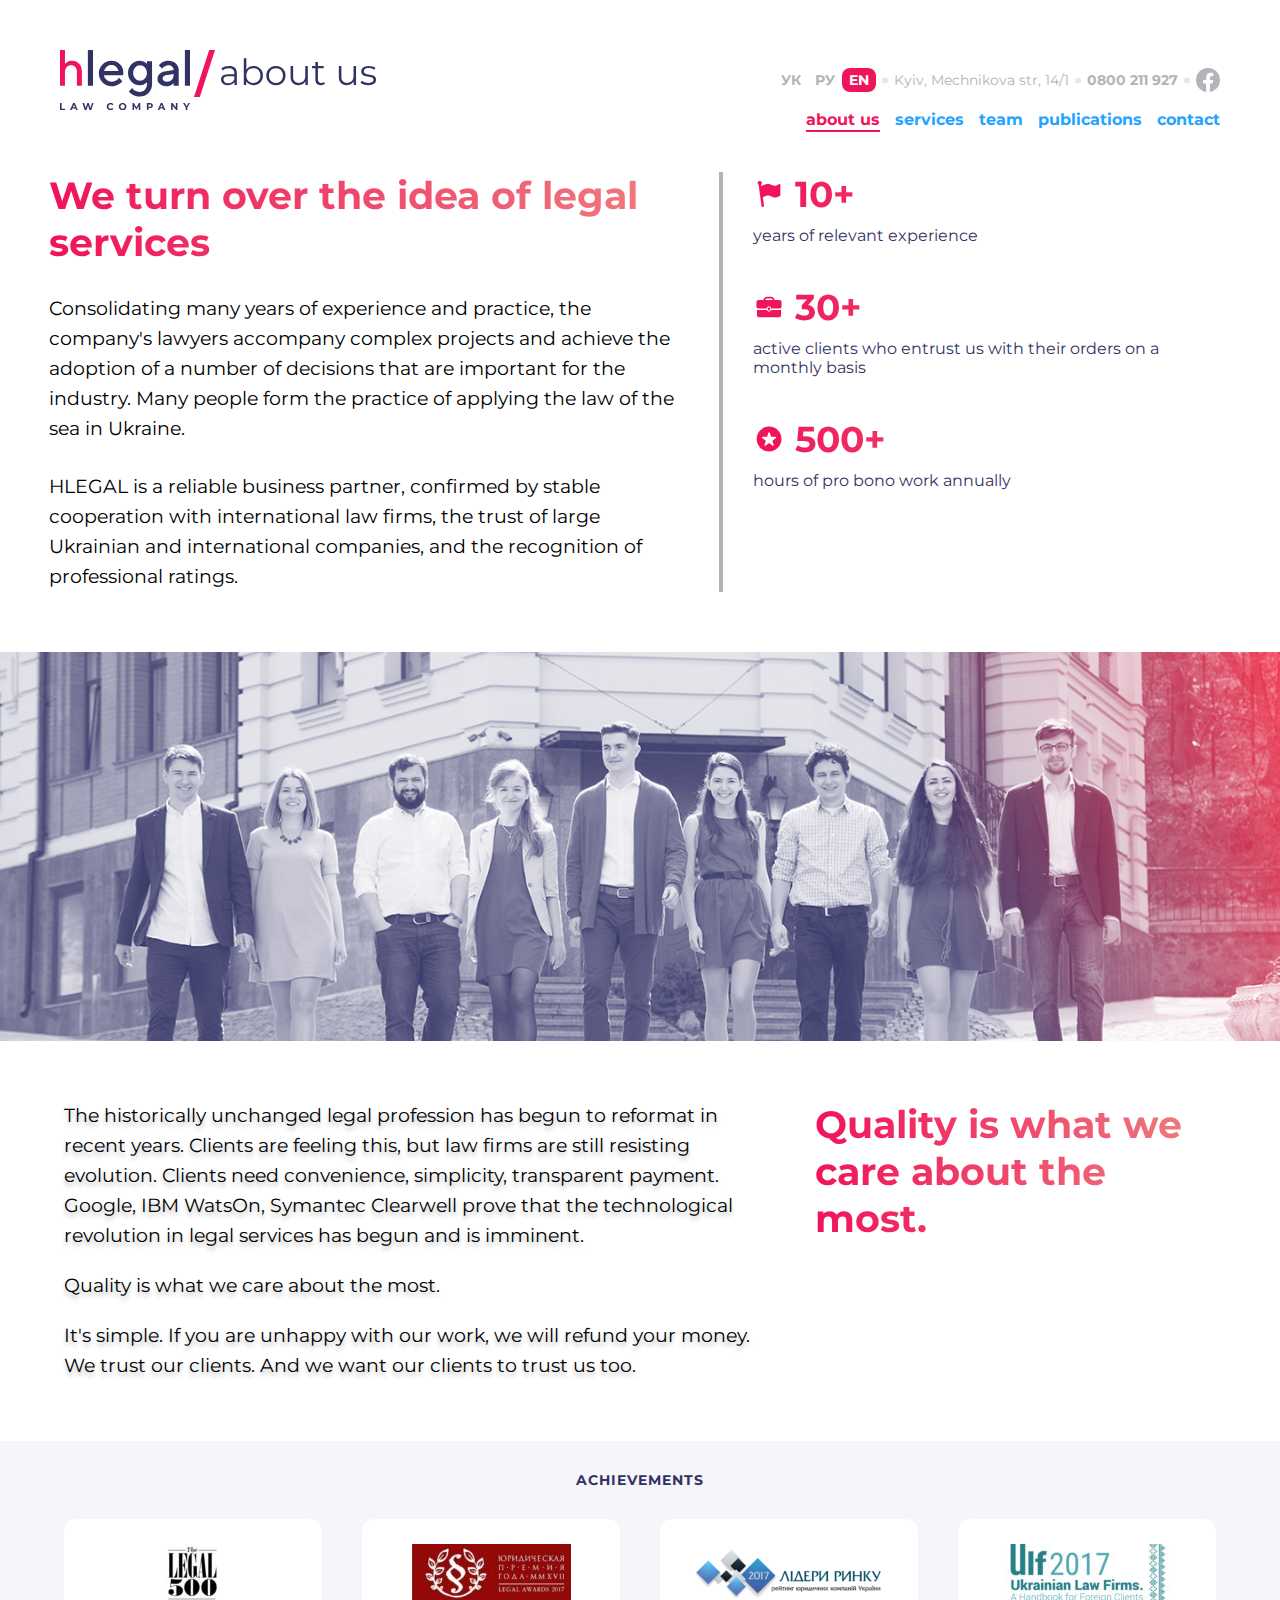
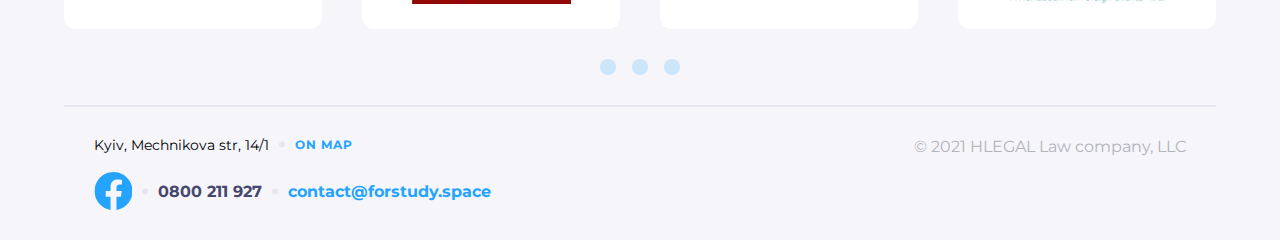
<file: aboutus.html>
<!DOCTYPE html>
<html lang="ru">

<head>
	<title>Hlegal</title>
	<link rel="stylesheet" href="css/aboutus.css" />
	<link rel="preconnect" href="https://fonts.googleapis.com">
	<link rel="preconnect" href="https://fonts.gstatic.com" crossorigin>
	<link href="https://fonts.googleapis.com/css2?family=Montserrat:wght@400;700&display=swap" rel="stylesheet">
	<link rel="shortcut icon" href="./img/icons/favicon.ico" type="image/x-icon">
	<meta charset="UTF-8">
	<meta name="robots" content="index, follow">
	<meta name="viewport" content="width=device-width, initial-scale=1.0">
	<meta http-equiv="X-UA-Compatible" content="IE=Edge">
	<meta name="HandheldFriendly" content="true">
	<meta name="MobileOptimized" content="width">
	<meta name="format-detection" content="telephone=no">
	<meta name="Author" content="Головань Илья Александрович">
	<meta name="Copyright" content="Головань Илья Александрович">
</head>

<body>
	<header class="header">
		<div class="header-mobile-title header-mobile-title_white">
			<div class="header-mobile-title__box">
				<div class="header__lang">
					<a>УК</a>
					<a>РУ</a>
					<a class="active">EN</a>
				</div>
				<a href="tel:0800211927" class="num">0800 211 927</a>
			</div>
		</div>
		<div class="header__wrapper">
			<div class="header__left-block">
				<a href="./index.html"><img src="./img/AboutUsAssets/Logo.svg" alt=""></a>
			</div>
			<div class="header__right-block header__right-block_1">
				<div class="header__lang">
					<a>УК</a>
					<a>РУ</a>
					<a class="active">EN</a>
				</div>
				<img src="./img/AboutUsAssets/Dot separator.svg" alt="">
				<p>Kyiv, Mechnikova str, 14/1</p>
				<img src="./img/AboutUsAssets/Dot separator.svg" alt="">
				<a href="tel:0800211927" class="num">0800 211 927</a>
				<img src="./img/AboutUsAssets/Dot separator.svg" alt="">
				<a class="header__icon-facebook"></a>
			</div>
			<nav class="header__right-block header__right-block_2">
				<ul>
					<li><a class="active" href="./aboutus.html">about us</a></li>
					<li><a href="./services.html">services</a></li>
					<li><a href="./team.html">team</a></li>
					<li><a href="./publication.html">publications</a></li>
					<li><a href="./contact.html">contact</a></li>
				</ul>
			</nav>
			<div class="header__burger">
				<img id="burger" onclick="burgerm()" src="./img/icons/Hamburger.svg" alt="">
			</div>
		</div>
		<div id="menu" style="display: none" class="menu">
			<div class="menu__wrapper">
				<div class="menu__close">
					<img onclick="burgerm()" src="./img/icons/Close.svg" alt="">
				</div>
				<ul class="menu__boxes">
					<li class="menu__box"><a class="active-page" href="./aboutus.html">about us</a></li>
					<li class="menu__box"><a href="./services.html">services</a></li>
					<li class="menu__box"><a href="./team.html">team</a></li>
					<li class="menu__box"><a href="./publication.html">publications</a></li>
					<li class="menu__box"><a href="./contact.html">contact</a></li>
				</ul>
			</div>
		</div>
	</header>
	<main class="wrapper">
		<section class="intro">
			<div class="intro__left">
				<h1 class="intro__left-header"> We turn over the idea of legal services</h1>
				<p class="intro__left-text">Consolidating many years of experience and practice, the company's lawyers
					accompany complex projects
					and achieve the
					adoption of a number of decisions that are important for the industry. Many people form the practice
					of applying the law
					of the sea in Ukraine.
				</p>
				<p class="intro__left-text">
					HLEGAL is a reliable business partner, confirmed by stable cooperation with international law firms,
					the trust of large
					Ukrainian and international companies, and the recognition of professional ratings.
				</p>
			</div>
			<div class="intro__right">
				<h2 class="intro__right-header"><img src="./img/AboutUsAssets/Experience.svg" alt=""> 10+</h2>
				<p class="intro__right-text">years of relevant experience</p>
				<h2 class="intro__right-header"><img src="./img/AboutUsAssets/Clients.svg" alt=""> 30+</h2>
				<p class="intro__right-text">active clients who entrust us with their orders on a monthly basis</p>
				<h2 class="intro__right-header"><img src="./img/AboutUsAssets/Probono.svg" alt=""> 500+</h2>
				<p class="intro__right-text">hours of pro bono work annually</p>
			</div>
		</section>
		<section class="photo">
			<img class="photo__img" src="./img/AboutUsAssets/Team.svg" alt="">
		</section>
		<section class="more">
			<div class="more__left">
				<p>
					The historically unchanged legal profession has begun to reformat in recent years.
					Clients are feeling this, but law
					firms are still resisting evolution. Clients need convenience, simplicity, transparent payment.
					Google,
					IBM WatsOn,
					Symantec Clearwell prove that the technological revolution in legal services has begun and is
					imminent.
				</p>
				<p>
					Quality is what we care about the most.
				</p>
				<p>
					It's simple. If you are unhappy with our work, we will refund your money. We trust our clients. And
					we
					want our clients
					to trust us too.
				</p>
			</div>
			<h2 class="more__right">
				Quality is what we care about the most.
			</h2>
		</section>
		<section class="achievements">
			<div class="achievements__header">achievements</div>
			<div class="achievements__boxes">
				<a class="achievements__box achievements__box_1">
					<img class="achievements__box-img" src="./img/AboutUsAssets/Achievment-1.svg" alt="">
				</a>
				<a class="achievements__box achievements__box_2">
					<img class="achievements__box-img" src="./img/AboutUsAssets/Achievment-2.svg" alt="">
				</a>
				<a class="achievements__box achievements__box_3">
					<img class="achievements__box-img" src="./img/AboutUsAssets/Achievment-3.svg" alt="">
				</a>
				<a class="achievements__box achievements__box_4">
					<img class="achievements__box-img" src="./img/AboutUsAssets/Achievment-4.svg" alt="">
				</a>
			</div>
			<div class="achievements__dots">
				<div class="achievements__dot"></div>
				<div class="achievements__dot"></div>
				<div class="achievements__dot"></div>
			</div>
		</section>
	</main>
	<footer class="footer">
		<div class="footer-box">
			<div class="footer-left">
				<div class="footer-left-up">
					<p>Kyiv, Mechnikova str, 14/1</p>
					<img src="./img/AboutUsAssets/Dot separator.svg" alt="">
					<a class="blue_1">ON MAP</a>
				</div>
				<div class="footer-left-down">
					<a class="facebook-footer"></a>
					<img src="./img/AboutUsAssets/Dot separator.svg" alt="">
					<a href="tel:0800211927" class="num">0800 211 927</a>
					<img src="./img/AboutUsAssets/Dot separator.svg" alt="">
					<a href="mailto:contact@forstudy.space" class="blue_2">contact@forstudy.space</a>
				</div>
			</div>
			<p class="footer-right">© 2021 HLEGAL Law company, LLC</p>
		</div>
	</footer>
	<script src="./js/script.js"></script>
</body>

</html>
</file>
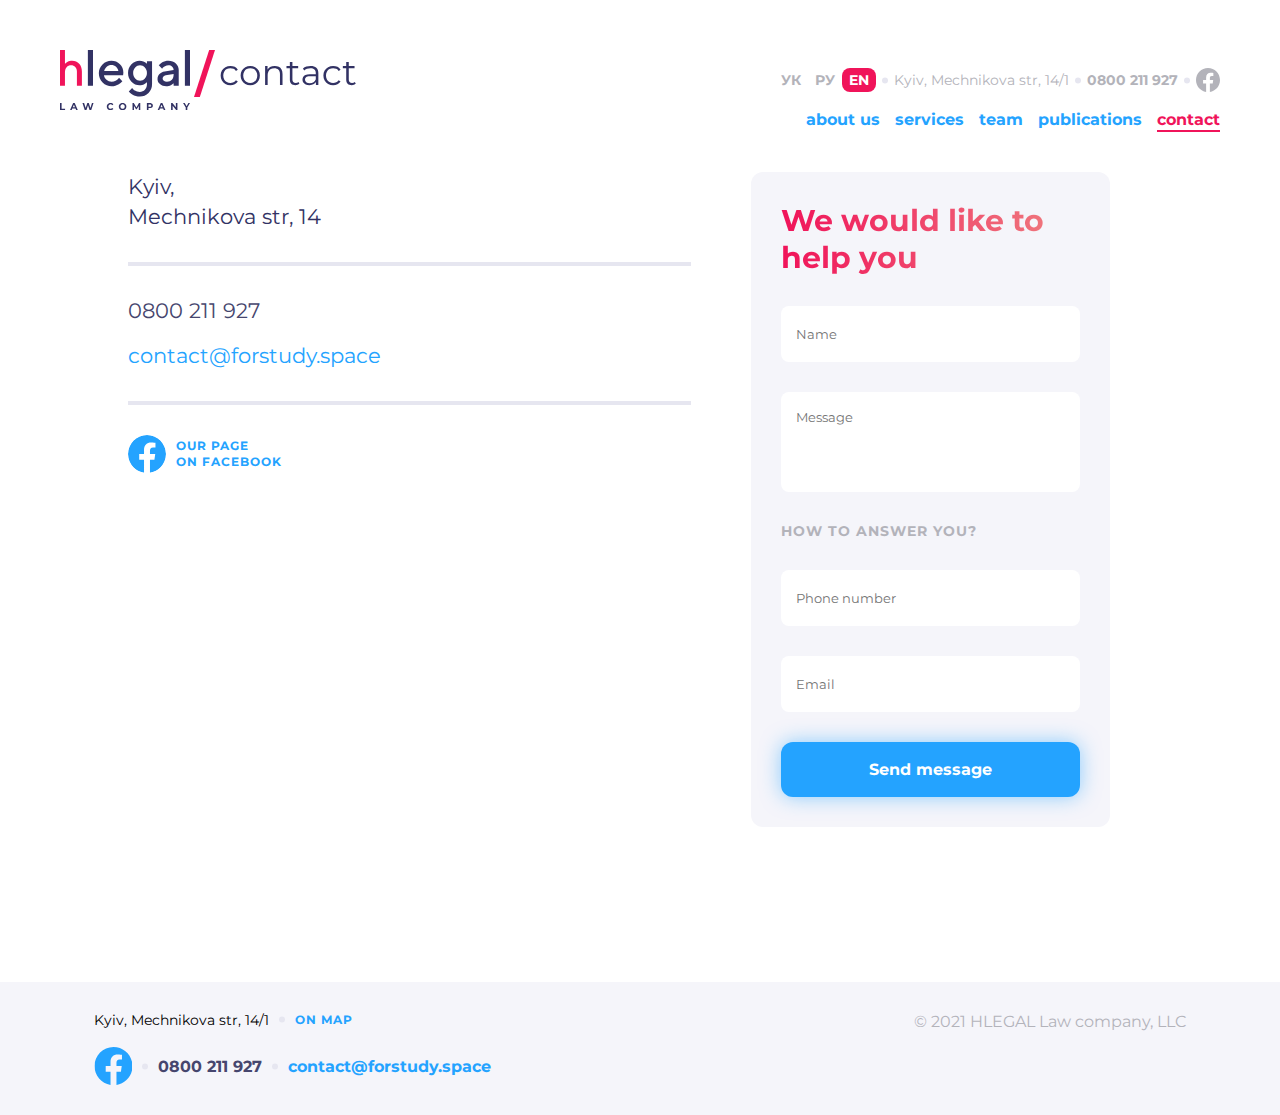
<file: contact.html>
<!DOCTYPE html>
<html lang="ru">

<head>
	<title>Hlegal</title>
	<link rel="stylesheet" href="css/contact.css" />
	<link rel="preconnect" href="https://fonts.googleapis.com">
	<link rel="preconnect" href="https://fonts.gstatic.com" crossorigin>
	<link href="https://fonts.googleapis.com/css2?family=Montserrat:wght@400;700&display=swap" rel="stylesheet">
	<link rel="shortcut icon" href="./img/icons/favicon.ico" type="image/x-icon">
	<meta charset="UTF-8">
	<meta name="robots" content="index, follow">
	<meta name="viewport" content="width=device-width, initial-scale=1.0">
	<meta http-equiv="X-UA-Compatible" content="IE=Edge">
	<meta name="HandheldFriendly" content="true">
	<meta name="MobileOptimized" content="width">
	<meta name="format-detection" content="telephone=no">
	<meta name="Author" content="Головань Илья Александрович">
	<meta name="Copyright" content="Головань Илья Александрович">
</head>

<body>
	<header class="header">
		<div class="header-mobile-title header-mobile-title_white">
			<div class="header-mobile-title__box">
				<div class="header__lang">
					<a>УК</a>
					<a>РУ</a>
					<a class="active">EN</a>
				</div>
				<a href="tel:0800211927" class="num">0800 211 927</a>
			</div>
		</div>
		<div class="header__wrapper">
			<div class="header__left-block">
				<a href="./index.html"><img src="./img/Contact/Logo.svg" alt=""></a>
			</div>
			<div class="header__right-block header__right-block_1">
				<div class="header__lang">
					<a>УК</a>
					<a>РУ</a>
					<a class="active">EN</a>
				</div>
				<img src="./img/AboutUsAssets/Dot separator.svg" alt="">
				<p>Kyiv, Mechnikova str, 14/1</p>
				<img src="./img/AboutUsAssets/Dot separator.svg" alt="">
				<a href="tel:0800211927" class="num">0800 211 927</a>
				<img src="./img/AboutUsAssets/Dot separator.svg" alt="">
				<a class="header__icon-facebook"></a>
			</div>
			<nav class="header__right-block header__right-block_2">
				<ul>
					<li><a href="./aboutus.html">about us</a></li>
					<li><a href="./services.html">services</a></li>
					<li><a href="./team.html">team</a></li>
					<li><a href="./publication.html">publications</a></li>
					<li><a class="active" href="./contact.html">contact</a></li>
				</ul>
			</nav>
			<a class="header__burger">
				<img id="burger" onclick="burgerm()" src="./img/icons/Hamburger.svg" alt="">
			</a>
		</div>
		<div id="menu" style="display: none" class="menu">
			<div class="menu__wrapper">
				<a class="menu__close">
					<img onclick="burgerm()" src="./img/icons/Close.svg" alt="">
				</a>
				<ul class="menu__boxes">
					<li class="menu__box"><a href="./aboutus.html">about us</a></li>
					<li class="menu__box"><a href="./services.html">services</a></li>
					<li class="menu__box"><a href="./team.html">team</a></li>
					<li class="menu__box"><a href="./publication.html">publications</a></li>
					<li class="menu__box"><a class="active-page" href="./contact.html">contact</a></li>
				</ul>
			</div>
		</div>
	</header>
	<main class="wrapper">
		<section class="contact">
			<section class="contact-left">
				<p class="contact-left__text">Kyiv, <br> Mechnikova str, 14</p>
				<a href="tel:0800211927" class="contact-left__num">0800 211 927</a>
				<a href="mailto:contact@forstudy.space" class="contact-left__email">contact@forstudy.space</a>
				<a class="contact-left__facebook">
					<div class="facebook-hover"></div>
					<p>Our page <br> on facebook</p>
				</a>
			</section>
			<aside class="contact-right">
				<form class="contact-right__form" action="#" method="get">
					<h2 class="contact-right__header"> We would like to help you</h2>
					<input class="name" type="text" placeholder="Name" name="name" id="">
					<input class="message" type="text" placeholder="Message" name="message" id="">
					<h3 class="contact-right__header2">How to answer you?</h3>
					<input class="num" type="number" inputmode="numeric" placeholder="Phone number" name="number" id="">
					<input class="email" type="email" placeholder="Email" name="email" id="">
					<button class="btn" type="submit">Send message</button>
				</form>
			</aside>
		</section>
	</main>
	<footer class="footer">
		<div class="footer-box">
			<div class="footer-left">
				<div class="footer-left-up">
					<p>Kyiv, Mechnikova str, 14/1</p>
					<img src="./img/AboutUsAssets/Dot separator.svg" alt="">
					<a class="blue_1">ON MAP</a>
				</div>
				<div class="footer-left-down">
					<a class="facebook-footer"></a>
					<img src="./img/AboutUsAssets/Dot separator.svg" alt="">
					<a href="tel:0800211927" class="num">0800 211 927</a>
					<img src="./img/AboutUsAssets/Dot separator.svg" alt="">
					<a href="mailto:contact@forstudy.space" class="blue_2">contact@forstudy.space</a>
				</div>
			</div>
			<p class="footer-right">© 2021 HLEGAL Law company, LLC</p>
		</div>
	</footer>
	<script src="./js/script.js"></script>
</body>

</html>
</file>
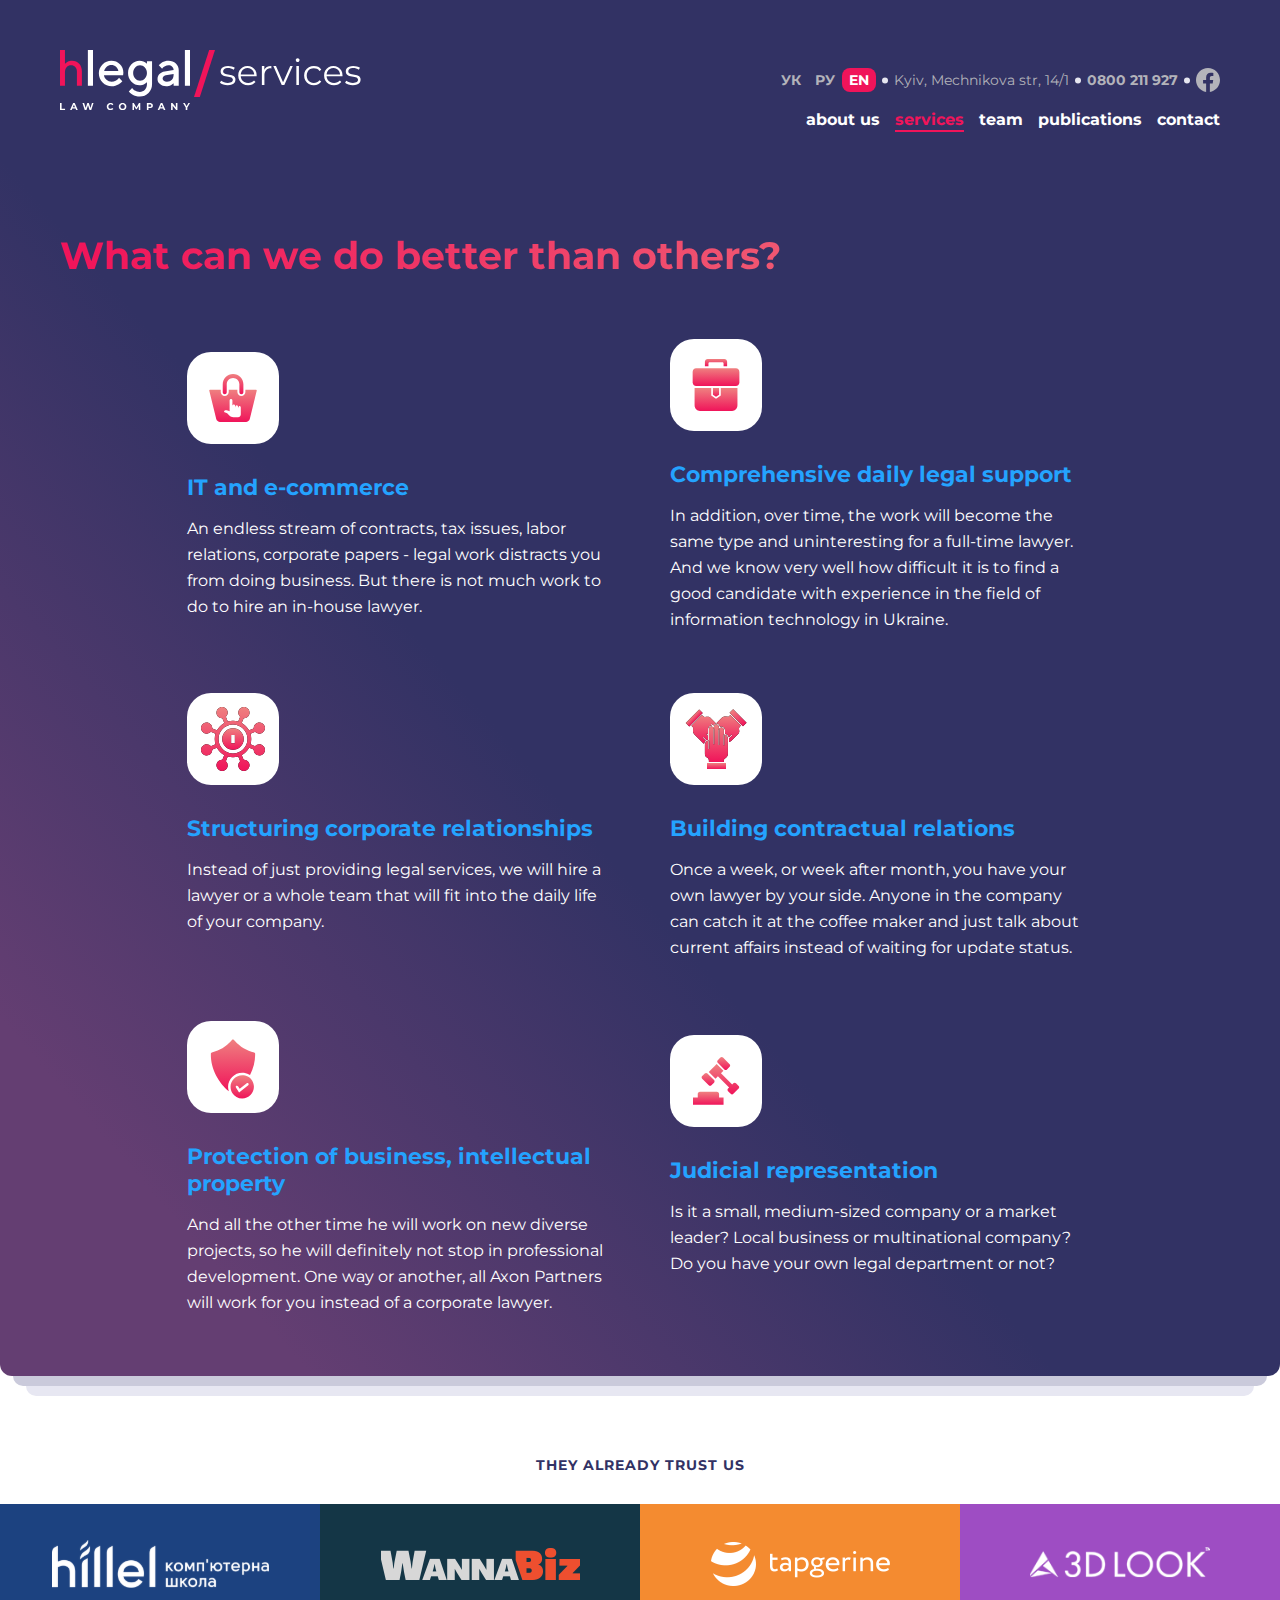
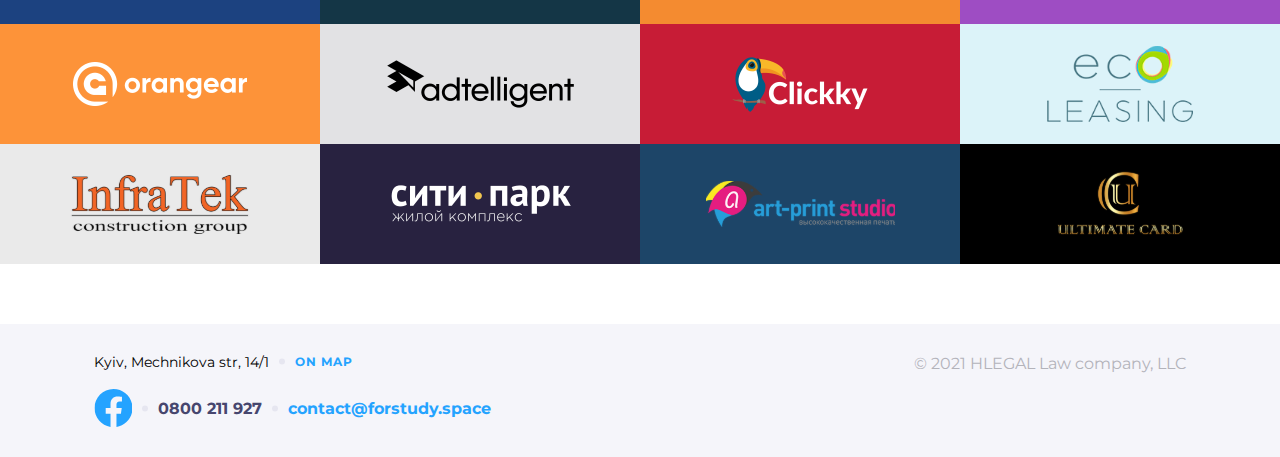
<file: services.html>
<!DOCTYPE html>
<html lang="ru">

<head>
	<title>Hlegal</title>
	<link rel="stylesheet" href="css/services.css" />
	<link rel="preconnect" href="https://fonts.googleapis.com">
	<link rel="preconnect" href="https://fonts.gstatic.com" crossorigin>
	<link href="https://fonts.googleapis.com/css2?family=Montserrat:wght@400;700&display=swap" rel="stylesheet">
	<link rel="shortcut icon" href="./img/icons/favicon.ico" type="image/x-icon">
	<meta charset="UTF-8">
	<meta name="robots" content="index, follow">
	<meta name="viewport" content="width=device-width, initial-scale=1.0">
	<meta http-equiv="X-UA-Compatible" content="IE=Edge">
	<meta name="HandheldFriendly" content="true">
	<meta name="MobileOptimized" content="width">
	<meta name="format-detection" content="telephone=no">
	<meta name="Author" content="Головань Илья Александрович">
	<meta name="Copyright" content="Головань Илья Александрович">
</head>

<body>
	<main class="wrapper">
		<div class="colored-bg">
			<header class="header">
				<div class="header-mobile-title header-mobile-title_dark">
					<div class="header-mobile-title__box">
						<div class="header__lang">
							<a>УК</a>
							<a>РУ</a>
							<a class="active">EN</a>
						</div>
						<a href="tel:0800211927" class="num">0800 211 927</a>
					</div>
				</div>
				<div class="header__wrapper">
					<div class="header__left-block">
						<a href="./index.html"><img src="./img/Services/Logo.svg" alt=""></a>
					</div>
					<div class="header__right-block header__right-block_1">
						<div class="header__lang">
							<a>УК</a>
							<a>РУ</a>
							<a class="active">EN</a>
						</div>
						<img src="./img/AboutUsAssets/Dot separator.svg" alt="">
						<p>Kyiv, Mechnikova str, 14/1</p>
						<img src="./img/AboutUsAssets/Dot separator.svg" alt="">
						<a href="tel:0800211927" class="num">0800 211 927</a>
						<img src="./img/AboutUsAssets/Dot separator.svg" alt="">
						<a class="header__icon-facebook"></a>
					</div>
					<nav class="header__right-block header__right-block_2">
						<ul>
							<li><a class="white-links" href="./aboutus.html">about us</a></li>
							<li><a class="active" href="./services.html">services</a></li>
							<li><a class="white-links" href="./team.html">team</a></li>
							<li><a class="white-links" href="./publication.html">publications</a></li>
							<li><a class="white-links" href="./contact.html">contact</a></li>
						</ul>
					</nav>
					<div class="header__burger">
						<img id="burger" onclick="burgerm()" src="./img/icons/Hamburger-dark.svg" alt="">
					</div>
				</div>
				<div id="menu" style="display: none" class="menu">
					<div class="menu__wrapper">
						<div class="menu__close">
							<img onclick="burgerm()" src="./img/icons/Close.svg" alt="">
						</div>
						<ul class="menu__boxes">
							<li class="menu__box"><a href="./aboutus.html">about us</a></li>
							<li class="menu__box"><a class="active-page" href="./services.html">services</a></li>
							<li class="menu__box"><a href="./team.html">team</a></li>
							<li class="menu__box"><a href="./publication.html">publications</a></li>
							<li class="menu__box"><a href="./contact.html">contact</a></li>
						</ul>
					</div>
				</div>
			</header>
			<section class="hero">
				<h1 class="hero__header">
					What can we do better than others?
				</h1>
				<div class="hero__blocks">
					<div class="hero__block">
						<div class="block">
							<div class="block__img"><img src="./img/Services/Ecommerce.svg" alt=""></div>
							<h2 class="block__title"><a href="./services entry.html">IT and e-commerce</a></h2>
							<p class="block__text">
								An endless stream of contracts, tax issues, labor relations, corporate
								papers - legal work distracts you from doing
								business. But there is not much work to do to hire an in-house lawyer.
							</p>
						</div>
					</div>
					<div class="hero__block">
						<div class="block">
							<div class="block__img"><img src="./img/Services/Support.svg" alt=""></div>
							<h2 class="block__title">
								<a href="./services entry.html">
									Comprehensive daily
									legal support
								</a>
							</h2>
							<p class="block__text">
								In addition, over time, the work will become the same type and uninteresting for a
								full-time
								lawyer. And we know very
								well how difficult it is to find a good candidate with experience in the field of
								information technology in Ukraine.
							</p>
						</div>
					</div>
					<div class="hero__block">
						<div class="block">
							<div class="block__img"><img src="./img/Services/Coprorate.svg" alt=""></div>
							<h2 class="block__title">
								<a href="./services entry.html">Structuring corporate relationships</a>
							</h2>
							<p class="block__text">
								Instead of just providing legal services, we will hire a lawyer or a whole team that
								will
								fit into the daily life of
								your company.
							</p>

						</div>
					</div>
					<div class="hero__block">
						<div class="block">
							<div class="block__img"><img src="./img/Services/Trust.svg" alt=""></div>
							<h2 class="block__title">
								<a href="./services entry.html">Building contractual relations</a>
							</h2>
							<p class="block__text">
								Once a week, or week after month, you have your own lawyer by your side. Anyone in the
								company can catch it at the
								coffee maker and just talk about current affairs instead of waiting for update status.
							</p>

						</div>
					</div>
					<div class="hero__block">
						<div class="block">
							<div class="block__img"><img src="./img/Services/Protection.svg" alt=""></div>
							<h2 class="block__title">
								<a href="./services entry.html">Protection of business, intellectual property</a>
							</h2>
							<p class="block__text">
								And all the other time he will work on new diverse projects, so he will definitely not
								stop
								in professional development.
								One way or another, all Axon Partners will work for you instead of a corporate lawyer.
							</p>
						</div>
					</div>
					<div class="hero__block">
						<div class="block">
							<div class="block__img"><img src="./img/Services/Court.svg" alt=""></div>
							<h2 class="block__title">
								<a href="./services entry.html">Judicial representation</a>
							</h2>
							<p class="block__text">
								Is it a small, medium-sized company or a market leader? Local business or multinational
								company? Do you have your own
								legal department or not?
							</p>
						</div>
					</div>
				</div>
			</section>
		</div>
		<div class="colored-bg__shadow">
			<div class="colored-bg__shadow_1"></div>
			<div class="colored-bg__shadow_2"></div>
		</div>
		<section class="clients">
			<h2 class="clients__header">They already trust us</h2>
			<div class="clients__blocks">
				<a class="client client_1">
					<div class="client__img">
						<img src="./img/Services/hillel.svg" alt="">
					</div>
				</a>
				<a class="client client_2">
					<div class="client__img">
						<img src="./img/Services/wannabiz.svg" alt="">
					</div>
				</a>
				<a class="client client_3">
					<div class="client__img">
						<img src="./img/Services/tapgerine.svg" alt="">
					</div>
				</a>
				<a class="client client_4">
					<div class="client__img">
						<img src="./img/Services/3dlook.svg" alt="">
					</div>
				</a>
				<a class="client client_5">
					<div class="client__img">
						<img src="./img/Services/orangear.svg" alt="">
					</div>
				</a>
				<a class="client client_6">
					<div class="client__img">
						<img src="./img/Services/adtelligent.svg" alt="">
					</div>
				</a>
				<a class="client client_7">
					<div class="client__img">
						<img src="./img/Services/clickky.svg" alt="">
					</div>
				</a>
				<a class="client client_8">
					<div class="client__img">
						<img src="./img/Services/eco-leasing.svg" alt="">
					</div>
				</a>
				<a class="client client_9">
					<div class="client__img">
						<img src="./img/Services/ingratek.svg" alt="">
					</div>
				</a>
				<a class="client client_10">
					<div class="client__img">
						<img src="./img/Services/city-par.svg" alt="">
					</div>
				</a>
				<a class="client client_11">
					<div class="client__img">
						<img src="./img/Services/artprint.svg" alt="">
					</div>
				</a>
				<a class="client client_12">
					<div class="client__img">
						<img src="./img/Services/ultimatecard.svg" alt="">
					</div>
				</a>
			</div>
		</section>
	</main>
	<footer class="footer">
		<div class="footer-box">
			<div class="footer-left">
				<div class="footer-left-up">
					<p>Kyiv, Mechnikova str, 14/1</p>
					<img src="./img/AboutUsAssets/Dot separator.svg" alt="">
					<a class="blue_1">ON MAP</a>
				</div>
				<div class="footer-left-down">
					<a class="facebook-footer"></a>
					<img src="./img/AboutUsAssets/Dot separator.svg" alt="">
					<a href="tel:0800211927" class="num">0800 211 927</a>
					<img src="./img/AboutUsAssets/Dot separator.svg" alt="">
					<a href="mailto:contact@forstudy.space" class="blue_2">contact@forstudy.space</a>
				</div>
			</div>
			<p class="footer-right">© 2021 HLEGAL Law company, LLC</p>
		</div>
	</footer>
	<script src="./js/script.js"></script>
</body>

</html>
</file>
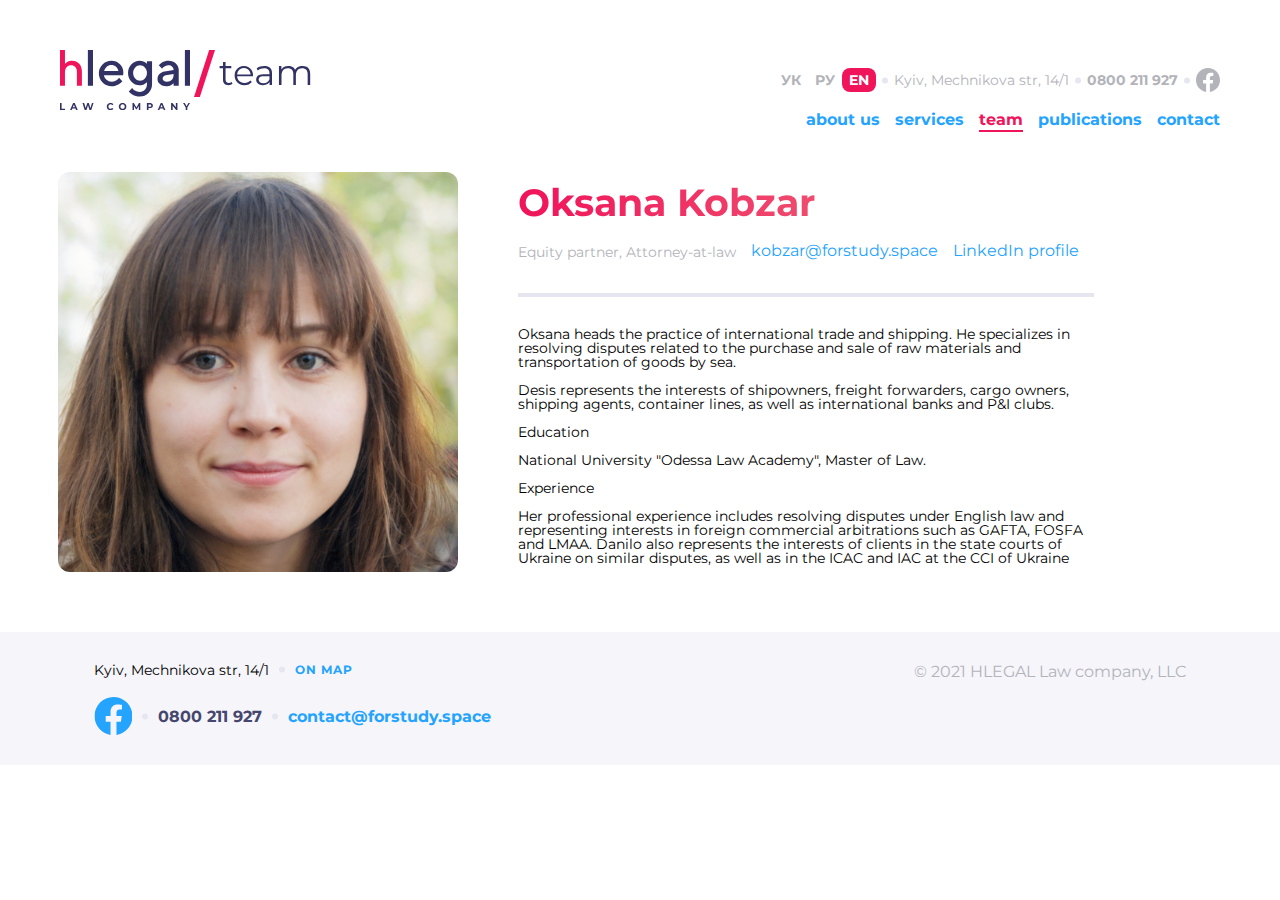
<file: team entry.html>
<!DOCTYPE html>
<html lang="ru">

<head>
	<title>Hlegal</title>
	<link rel="stylesheet" href="css/team entry.css" />
	<link rel="preconnect" href="https://fonts.googleapis.com">
	<link rel="preconnect" href="https://fonts.gstatic.com" crossorigin>
	<link href="https://fonts.googleapis.com/css2?family=Montserrat:wght@400;700&display=swap" rel="stylesheet">
	<link rel="shortcut icon" href="./img/icons/favicon.ico" type="image/x-icon">
	<meta charset="UTF-8">
	<meta name="robots" content="index, follow">
	<meta name="viewport" content="width=device-width, initial-scale=1.0">
	<meta http-equiv="X-UA-Compatible" content="IE=Edge">
	<meta name="HandheldFriendly" content="true">
	<meta name="MobileOptimized" content="width">
	<meta name="format-detection" content="telephone=no">
	<meta name="Author" content="Головань Илья Александрович">
	<meta name="Copyright" content="Головань Илья Александрович">
</head>

<body>
	<header class="header">
		<div class="header-mobile-title header-mobile-title_white">
			<div class="header-mobile-title__box">
				<div class="header__lang">
					<a>УК</a>
					<a>РУ</a>
					<a class="active">EN</a>
				</div>
				<a href="tel:0800211927" class="num">0800 211 927</a>
			</div>
		</div>
		<div class="header__wrapper">
			<div class="header__left-block">
				<a href="./index.html"><img src="./img/Team/Logo.svg" alt=""></a>
			</div>
			<div class="header__right-block header__right-block_1">
				<div class="header__lang">
					<a>УК</a>
					<a>РУ</a>
					<a class="active">EN</a>
				</div>
				<img src="./img/AboutUsAssets/Dot separator.svg" alt="">
				<p>Kyiv, Mechnikova str, 14/1</p>
				<img src="./img/AboutUsAssets/Dot separator.svg" alt="">
				<a href="tel:0800211927" class="num">0800 211 927</a>
				<img src="./img/AboutUsAssets/Dot separator.svg" alt="">
				<a class="header__icon-facebook"></a>
			</div>
			<nav class="header__right-block header__right-block_2">
				<ul>
					<li><a href="./aboutus.html">about us</a></li>
					<li><a href="./services.html">services</a></li>
					<li><a class="active" href="./team.html">team</a></li>
					<li><a href="./publication.html">publications</a></li>
					<li><a href="./contact.html">contact</a></li>
				</ul>
			</nav>
			<div class="header__burger">
				<img id="burger" onclick="burgerm()" src="./img/icons/Hamburger.svg" alt="">
			</div>
		</div>
		<div id="menu" style="display: none" class="menu">
			<div class="menu__wrapper">
				<a class="menu__close">
					<img onclick="burgerm()" src="./img/icons/Close.svg" alt="">
				</a>
				<ul class="menu__boxes">
					<li class="menu__box"><a href="./aboutus.html">about us</a></li>
					<li class="menu__box"><a href="./services.html">services</a></li>
					<li class="menu__box"><a class="active-page" href="./team.html">team</a></li>
					<li class="menu__box"><a href="./publication.html">publications</a></li>
					<li class="menu__box"><a href="./contact.html">contact</a></li>
				</ul>
			</div>
		</div>
	</header>
	<main class="wrapper">
		<section class="info-block">
			<div class="info-block__img">
				<img src="./img/Team/Team-5.jpg" alt="">
				<div class="info-block__title">
					<h1 class="info-block__title-name">Oksana Kobzar</h1>
					<div class="info-block__title-flex-i">
						<p class="info-block__title-spec"> Equity partner, Attorney-at-law</p>
						<a href="mailto:kobzar@forstudy.space" class="info-block__title-email">kobzar@forstudy.space</a>
						<p class="info-block__title-linkedin">LinkedIn profile</p>
					</div>
				</div>
			</div>
			<div class="s-b">
				<div class="info-block__title">
					<h2 class="info-block__title-name">Oksana Kobzar</h2>
					<div class="info-block__title-flex-i">
						<p class="info-block__title-spec"> Equity partner, Attorney-at-law</p>
						<a href="mailto:kobzar@forstudy.space" class="info-block__title-email">kobzar@forstudy.space</a>
						<a class="info-block__title-linkedin">LinkedIn profile</a>
					</div>
				</div>
				<p class="info-block__text">
					Oksana heads the practice of international trade and shipping. He specializes in resolving disputes
					related to the
					purchase and sale of raw materials and transportation of goods by sea. <br><br>
					Desis represents the interests of shipowners, freight forwarders, cargo owners, shipping agents,
					container lines, as
					well as international banks and P&I clubs.<br><br>
				<p>Education</p><br>
				National University "Odessa Law Academy", Master of Law.<br><br>
				<p>Experience</p><br>
				Her professional experience includes resolving disputes under English law and representing interests
				in foreign
				commercial arbitrations such as GAFTA, FOSFA and LMAA. Danilo also represents the interests of
				clients in the state
				courts of Ukraine on similar disputes, as well as in the ICAC and IAC at the CCI of Ukraine
				</p>
			</div>
		</section>
	</main>
	<footer class="footer">
		<div class="footer-box">
			<div class="footer-left">
				<div class="footer-left-up">
					<p>Kyiv, Mechnikova str, 14/1</p>
					<img src="./img/AboutUsAssets/Dot separator.svg" alt="">
					<a class="blue_1">ON MAP</a>
				</div>
				<div class="footer-left-down">
					<a class="facebook-footer"></a>
					<img src="./img/AboutUsAssets/Dot separator.svg" alt="">
					<a href="tel:0800211927" class="num">0800 211 927</a>
					<img src="./img/AboutUsAssets/Dot separator.svg" alt="">
					<a href="mailto:contact@forstudy.space" class="blue_2">contact@forstudy.space</a>
				</div>
			</div>
			<p class="footer-right">© 2021 HLEGAL Law company, LLC</p>
		</div>
	</footer>
	<script src="./js/script.js"></script>
</body>

</html>
</file>
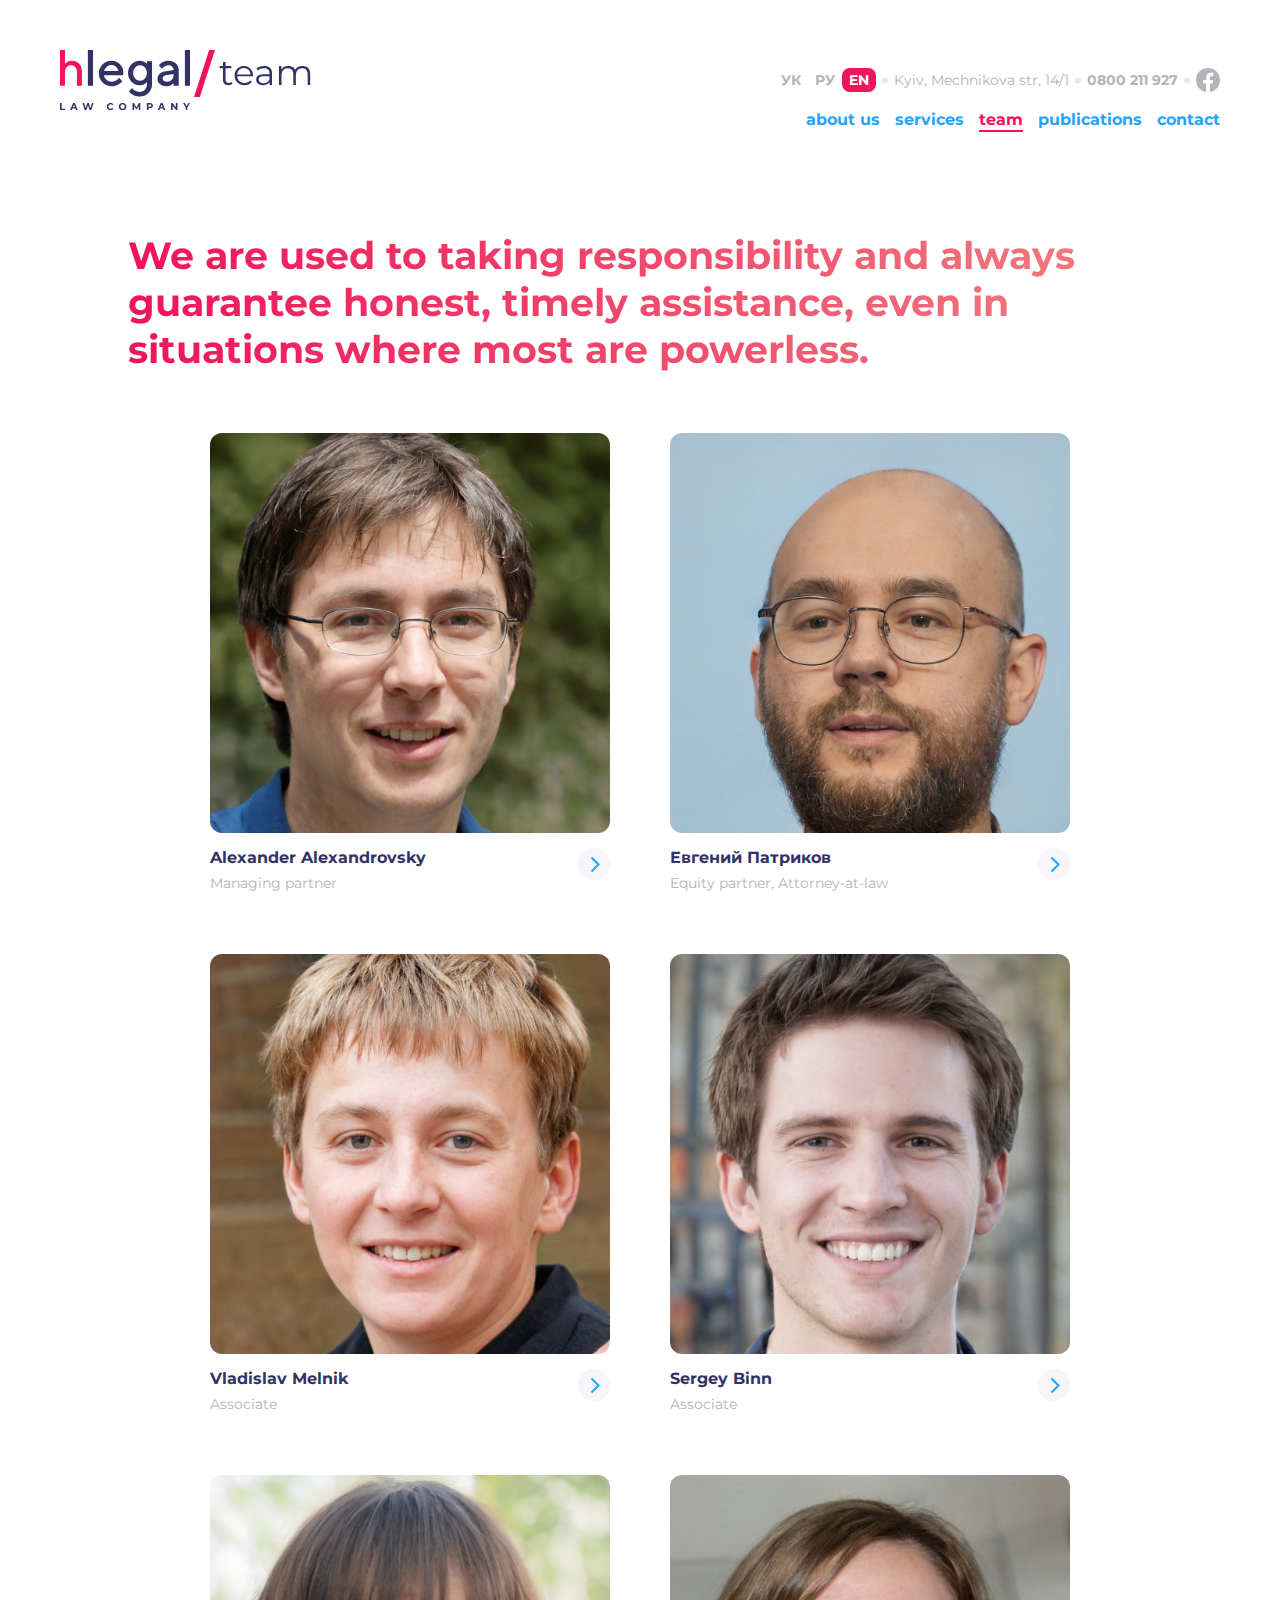
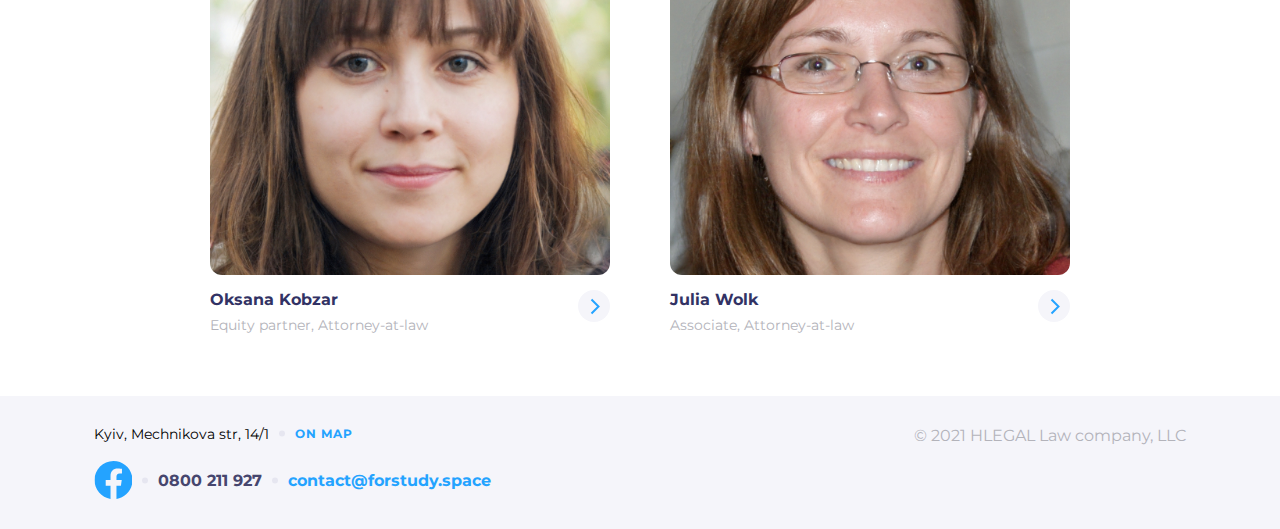
<file: team.html>
<!DOCTYPE html>
<html lang="ru">

<head>
	<title>Hlegal</title>
	<link rel="stylesheet" href="css/team.css" />
	<link rel="preconnect" href="https://fonts.googleapis.com">
	<link rel="preconnect" href="https://fonts.gstatic.com" crossorigin>
	<link href="https://fonts.googleapis.com/css2?family=Montserrat:wght@400;700&display=swap" rel="stylesheet">
	<link rel="shortcut icon" href="./img/icons/favicon.ico" type="image/x-icon">
	<meta charset="UTF-8">
	<meta name="robots" content="index, follow">
	<meta name="viewport" content="width=device-width, initial-scale=1.0">
	<meta http-equiv="X-UA-Compatible" content="IE=Edge">
	<meta name="HandheldFriendly" content="true">
	<meta name="MobileOptimized" content="width">
	<meta name="format-detection" content="telephone=no">
	<meta name="Author" content="Головань Илья Александрович">
	<meta name="Copyright" content="Головань Илья Александрович">
</head>

<body>
	<header class="header">
		<div class="header-mobile-title header-mobile-title_white">
			<div class="header-mobile-title__box">
				<div class="header__lang">
					<a>УК</a>
					<a>РУ</a>
					<a class="active">EN</a>
				</div>
				<a href="tel:0800211927" class="num">0800 211 927</a>
			</div>
		</div>
		<div class="header__wrapper">
			<div class="header__left-block">
				<a href="./index.html"><img src="./img/Team/Logo.svg" alt=""></a>
			</div>
			<div class="header__right-block header__right-block_1">
				<div class="header__lang">
					<a>УК</a>
					<a>РУ</a>
					<a class="active">EN</a>
				</div>
				<img src="./img/AboutUsAssets/Dot separator.svg" alt="">
				<p>Kyiv, Mechnikova str, 14/1</p>
				<img src="./img/AboutUsAssets/Dot separator.svg" alt="">
				<a href="tel:0800211927" class="num">0800 211 927</a>
				<img src="./img/AboutUsAssets/Dot separator.svg" alt="">
				<a class="header__icon-facebook"></a>
			</div>
			<nav class="header__right-block header__right-block_2">
				<ul>
					<li><a href="./aboutus.html">about us</a></li>
					<li><a href="./services.html">services</a></li>
					<li><a class="active" href="./team.html">team</a></li>
					<li><a href="./publication.html">publications</a></li>
					<li><a href="./contact.html">contact</a></li>
				</ul>
			</nav>
			<div class="header__burger">
				<img id="burger" onclick="burgerm()" src="./img/icons/Hamburger.svg" alt="">
			</div>
		</div>
		<div id="menu" style="display: none" class="menu">
			<div class="menu__wrapper">
				<a class="menu__close">
					<img onclick="burgerm()" src="./img/icons/Close.svg" alt="">
				</a>
				<ul class="menu__boxes">
					<li class="menu__box"><a href="./aboutus.html">about us</a></li>
					<li class="menu__box"><a href="./services.html">services</a></li>
					<li class="menu__box"><a class="active-page" href="./team.html">team</a></li>
					<li class="menu__box"><a href="./publication.html">publications</a></li>
					<li class="menu__box"><a href="./contact.html">contact</a></li>
				</ul>
			</div>
		</div>
	</header>
	<main class="wrapper">
		<section class="text-block">
			<p class="text-block__text">
				We are used to taking responsibility and always guarantee honest, timely assistance, even in situations
				where most are
				powerless.
			</p>
		</section>
		<section class="item">
			<div class="item-blocks">
				<article class="item-block">
					<div class="item-block__img">
						<img src="./img/Team/Team-1.jpg" alt="">
					</div>
					<div class="item-block__text">
						<div class="item-block__text-left">
							<p class="item-block__name">Alexander Alexandrovsky</p>
							<p class="item-block__asset">Managing partner</p>
						</div>
						<div class="item-block__text-right">
							<a href="./team entry.html">
								<div class="item-block__link"></div>
							</a>
						</div>
					</div>
				</article>
				<article class="item-block">
					<div class="item-block__img">
						<img src="./img/Team/Team-2.jpg" alt="">
					</div>
					<div class="item-block__text">
						<div class="item-block__text-left">
							<p class="item-block__name">Евгений Патриков</p>
							<p class="item-block__asset">Equity partner, Attorney-at-law</p>
						</div>
						<div class="item-block__text-right">
							<a href="./team entry.html">
								<div class="item-block__link"></div>
							</a>
						</div>
					</div>
				</article>
				<article class="item-block">
					<div class="item-block__img">
						<img src="./img/Team/Team-3.jpg" alt="">
					</div>
					<div class="item-block__text">
						<div class="item-block__text-left">
							<p class="item-block__name">Vladislav Melnik</p>
							<p class="item-block__asset">Associate</p>
						</div>
						<div class="item-block__text-right">
							<a href="./team entry.html">
								<div class="item-block__link"></div>
							</a>
						</div>
					</div>
				</article>
				<article class="item-block">
					<div class="item-block__img">
						<img src="./img/Team/Team-4.jpg" alt="">
					</div>
					<div class="item-block__text">
						<div class="item-block__text-left">
							<p class="item-block__name">Sergey Binn</p>
							<p class="item-block__asset">Associate</p>
						</div>
						<div class="item-block__text-right">
							<a href="./team entry.html">
								<div class="item-block__link"></div>
							</a>
						</div>
					</div>
				</article>
				<article class="item-block">
					<div class="item-block__img">
						<img src="./img/Team/Team-5.jpg" alt="">
					</div>
					<div class="item-block__text">
						<div class="item-block__text-left">
							<p class="item-block__name">Oksana Kobzar</p>
							<p class="item-block__asset">Equity partner, Attorney-at-law</p>
						</div>
						<div class="item-block__text-right">
							<a href="./team entry.html">
								<div class="item-block__link"></div>
							</a>
						</div>
					</div>
				</article>
				<article class="item-block">
					<div class="item-block__img">
						<img src="./img/Team/Team-6.jpg" alt="">
					</div>
					<div class="item-block__text">
						<div class="item-block__text-left">
							<p class="item-block__name">Julia Wolk</p>
							<p class="item-block__asset">Associate, Attorney-at-law</p>
						</div>
						<div class="item-block__text-right">
							<a href="./team entry.html">
								<div class="item-block__link"></div>
							</a>
						</div>
					</div>
				</article>
			</div>
		</section>
	</main>
	<footer class="footer">
		<div class="footer-box">
			<div class="footer-left">
				<div class="footer-left-up">
					<p>Kyiv, Mechnikova str, 14/1</p>
					<img src="./img/AboutUsAssets/Dot separator.svg" alt="">
					<a class="blue_1">ON MAP</a>
				</div>
				<div class="footer-left-down">
					<a class="facebook-footer"></a>
					<img src="./img/AboutUsAssets/Dot separator.svg" alt="">
					<a href="tel:0800211927" class="num">0800 211 927</a>
					<img src="./img/AboutUsAssets/Dot separator.svg" alt="">
					<a href="mailto:contact@forstudy.space" class="blue_2">contact@forstudy.space</a>
				</div>
			</div>
			<p class="footer-right">© 2021 HLEGAL Law company, LLC</p>
		</div>
	</footer>
	<script src="./js/script.js"></script>
</body>

</html>
</file>
<file: css/aboutus.css>
* {
  padding: 0;
  margin: 0;
  border: 0;
}

*,
*:before,
*:after {
  box-sizing: border-box;
}

:focus,
:active {
  outline: none;
}

a:focus,
a:active {
  outline: none;
}

a:hover {
  color: var(--Accent, #f0145a);
}

nav,
footer,
header,
aside {
  display: block;
}

html,
body {
  height: 100%;
  width: 100%;
  font-size: 100%;
  line-height: 1;
  font-size: 14px;
  -ms-text-size-adjust: 100%;
  -moz-text-size-adjust: 100%;
  -webkit-text-size-adjust: 100%;
}

input,
button,
textarea {
  font-family: inherit;
}

input::-ms-clear {
  display: none;
}

button {
  cursor: pointer;
}

button::-moz-focus-inner {
  padding: 0;
  border: 0;
}

a,
a:visited {
  text-decoration: none;
}

a:hover {
  text-decoration: none;
}

ul li {
  list-style: none;
}

img {
  vertical-align: top;
}

h1,
h2,
h3,
h4,
h5,
h6 {
  font-size: inherit;
  font-weight: inherit;
}

.header {
  padding: 50px 60px 40px 60px;
}
.header .header-mobile-title {
  display: none;
}
.header .menu {
  z-index: 10;
  display: none;
  position: fixed;
  margin: -55px -10px -10px -10px;
  width: 100%;
  height: 100%;
  background: var(--main-regular-op, #323264);
  display: flex;
  justify-content: center;
  align-items: center;
}
.header .menu .menu__wrapper {
  padding: 12px;
  width: 90vw;
  height: -moz-fit-content;
  height: fit-content;
  margin: 5%;
  opacity: 1;
  border-radius: 12px;
  background: var(--basic-white, #fff);
  display: flex;
  flex-direction: column;
}
.header .menu .menu__close {
  width: 100%;
  display: flex;
  margin-bottom: 20px;
  align-items: end;
  justify-content: end;
}
.header .menu .menu__boxes {
  display: flex;
  flex-direction: column;
  gap: 15px;
}
.header .menu .menu__box {
  border-radius: 12px;
  background: var(--grey-bg, #f5f5fa);
  font-size: 24px;
  font-style: normal;
  font-weight: 700;
  line-height: normal;
}
.header .menu .menu__box a {
  display: block;
  width: 100%;
  height: 100%;
  padding: 7px auto;
  text-align: center;
  padding: auto;
  text-align: center;
  color: var(--active-regular, #24a3ff);
}
.header .menu .menu__box .active-page {
  color: var(--Accent, #f0145a);
}
.header .menu .menu__box:active {
  background: var(--grey-separator, #e6e6f0);
}
.header__burger {
  display: none;
}
.header__wrapper {
  display: flex;
  flex-wrap: wrap;
  align-items: center;
}
.header__wrapper ul {
  display: flex;
  gap: 15px;
  color: var(--active-regular);
  font-weight: bold;
}
.header__wrapper ul li {
  padding-bottom: 3px;
  font-size: 16px;
  font-style: normal;
  font-weight: 700;
  line-height: normal;
}
.header__wrapper ul li a {
  color: var(--active-regular);
}
.header__wrapper ul li:hover {
  padding-bottom: 1px;
  border-bottom: 2px solid var(--active-regular);
}
.header__wrapper ul li .active {
  color: var(--Accent, #f0145a);
  padding-bottom: 1px;
  border-bottom: 2px solid var(--Accent, #f0145a);
}
.header__wrapper ul li .white-links {
  color: var(--basic-white, #fff);
}
.header__wrapper ul li .white-links:hover {
  padding-bottom: 1px;
  border-bottom: 2px solid var(--basic-white, #fff);
}
.header__left-block {
  flex-basis: 40%;
  order: 1;
}
.header__right-block {
  display: flex;
  flex-basis: calc(40% - 10px);
  margin-left: auto;
  justify-content: flex-end;
  gap: 6px;
  align-items: center;
  color: var(--gray-text);
  white-space: nowrap;
}
.header__right-block_1 {
  order: 2;
}
.header__right-block_2 {
  order: 3;
}
.header__right-block .header__icon-facebook,
.header__right-block .facebook-header {
  width: 24px;
  height: 24px;
  background-image: url(../img/AboutUsAssets/Facebook-Header.svg);
}
.header__right-block .header__icon-facebook:hover,
.header__right-block .facebook-header:hover {
  background-image: url(../img/icons/Facebook-Header.svg);
  cursor: pointer;
}
.header__right-block .num {
  font-weight: bold;
  color: var(--gray-text);
}
.header__lang {
  display: flex;
}
.header__lang a {
  font-weight: bold;
  padding: 5px 7px;
  border-radius: 8px;
}
.header__lang a:hover {
  background-color: var(--grey-bg);
  color: var(--gray-text);
}
.header__lang .active {
  color: var(--white-text);
  background-color: var(--accent);
}

@media screen and (max-width: 1100px) {
  .header__left-block, .header__right-block {
    flex-basis: 100%;
    justify-content: flex-start;
  }
  .header__wrapper {
    gap: 30px;
  }
  .header__left-block {
    order: 3;
  }
}
@media screen and (max-width: 600px) {
  .header {
    padding: 55px 10px 10px 10px;
    display: flex;
    flex-direction: row;
    justify-content: space-between;
    flex-basis: 100%;
    width: 100%;
  }
  .header .header-mobile-title_white {
    background-color: var(--grey-bg, #f5f5fa);
  }
  .header .header-mobile-title_white .num {
    color: var(--grey-text, #b3b3ba);
  }
  .header .header-mobile-title_white .header__lang {
    color: var(--grey-text, #b3b3ba);
  }
  .header .header-mobile-title_dark {
    background: rgba(245, 245, 250, 0.2);
  }
  .header .header-mobile-title_dark .num {
    color: var(--basic-white, #fff);
  }
  .header .header-mobile-title_dark .header__lang {
    color: var(--basic-white, #fff);
  }
  .header .header-mobile-title {
    margin-top: -55px;
    margin-left: -10px;
    position: absolute;
    padding: 10px 10px;
    width: 100%;
    display: flex;
    justify-content: space-between;
  }
  .header .header-mobile-title__box {
    width: 100%;
    display: flex;
    justify-content: space-between;
    align-items: center;
  }
  .header .header-mobile-title .num {
    text-align: right;
    font-size: 16px;
    font-style: normal;
    font-weight: 700;
    line-height: normal;
  }
  .header__wrapper {
    width: 100%;
    gap: 20px;
    justify-content: space-between;
  }
  .header__right-block {
    display: none;
  }
  .header__left-block {
    overflow: hidden;
    max-width: 50%;
    width: -moz-fit-content;
    width: fit-content;
    order: 1;
  }
  .header__left-block a {
    width: 100%;
  }
  .header__left-block a img {
    -o-object-fit: contain;
       object-fit: contain;
    width: 100%;
  }
  .header__burger {
    display: block;
    order: 2;
  }
  .header__burger:active {
    border-radius: 8px;
    background-color: var(--grey-separator, #e6e6f0);
  }
  .menu__close:active img {
    border-radius: 8px;
    background-color: var(--grey-separator, #e6e6f0);
  }
}
:root {
  --gray-text: #b3b3ba;
  --gray-border: #b3b3ba;
  --grey-bg: #f5f5fa;
  --grey-separator: #e6e6f0;
  --white-text: #ffffff;
  --accent: #f0145a;
  --active-regular: #24a3ff;
  --active-hover: #0084ff;
  --active-active: #006ccf;
  --main-regular: #323264;
  --main-regular-op: #323264bc;
  --basic-black: #000;
  --text-shadow: rgba(0, 0, 0, 0.25);
  --red-text-gradient: linear-gradient(90deg, #f0145a 0.84%, #ef8080 99.96%);
}

.footer {
  background: var(--grey-bg);
  width: 100%;
  display: flex;
  align-items: center;
  justify-content: center;
}
.footer-box {
  width: 90%;
  display: flex;
  justify-content: space-between;
  padding: 30px;
  border-top: 2px solid var(--grey-separator);
  flex-wrap: wrap;
  gap: 20px;
}
.footer-box .blue_1 {
  color: var(--active-regular, #24a3ff);
  font-size: 12px;
  font-style: normal;
  font-weight: 700;
  line-height: normal;
  letter-spacing: 1px;
  text-transform: uppercase;
}
.footer-box .blue_2 {
  color: var(--active-regular, #24a3ff);
  font-size: 16px;
  font-style: normal;
  font-weight: 700;
  line-height: normal;
}
.footer-box .blue_2:hover {
  color: var(--Accent, #f0145a);
  cursor: pointer;
}
.footer-box .num {
  color: var(--main-alt, #46466e);
  text-align: right;
  font-size: 16px;
  font-style: normal;
  font-weight: 700;
  line-height: normal;
}
.footer-left {
  display: flex;
  flex-direction: column;
  justify-content: center;
  gap: 20px;
  flex-wrap: wrap;
}
.footer-left-up {
  display: flex;
  align-items: center;
  gap: 10px;
  flex-wrap: wrap;
}
.footer-left-down {
  display: flex;
  align-items: center;
  gap: 10px;
  flex-wrap: wrap;
}
.footer-left-down .facebook-footer {
  width: 38px;
  height: 38px;
  background-image: url(../img/AboutUsAssets/Facebook-Footer.svg);
}
.footer-left-down .facebook-footer:hover {
  background-image: url(../img/icons/Facebook-Footer.svg);
  cursor: pointer;
}
.footer-right {
  color: var(--grey-text, #b3b3ba);
  text-align: right;
  font-size: 16px;
  font-style: normal;
  font-weight: 400;
  line-height: normal;
  flex-wrap: wrap;
}

@media screen and (max-width: 600px) {
  .footer-box {
    justify-content: center;
    align-items: center;
  }
  .footer-left {
    justify-content: center;
    align-items: center;
  }
  .footer-left-up {
    justify-content: center;
    align-items: center;
  }
  .footer-left-down {
    justify-content: center;
    align-items: center;
  }
  .footer-right {
    justify-content: center;
    align-items: center;
  }
}
body {
  font-family: "Montserrat", sans-serif;
}

.intro {
  display: flex;
  justify-content: center;
  gap: 30px;
  margin-bottom: 60px;
}
.intro__left {
  max-width: 942px;
  max-width: 50%;
  display: flex;
  flex-direction: column;
  gap: 28px;
}
.intro__left-header {
  color: var(--red-text-gradient);
  font-size: 38px;
  font-style: normal;
  font-weight: 700;
  line-height: normal;
  background: var(--red-text-gradient, linear-gradient(90deg, #f0145a 0.84%, #ef8080 99.96%));
  background-clip: text;
  -webkit-background-clip: text;
  -webkit-text-fill-color: transparent;
}
.intro__left-text {
  font-size: 19px;
  font-style: normal;
  font-weight: 400;
  line-height: 30px;
}
.intro__right {
  border-left: 4px solid var(--gray-border);
  padding-left: 30px;
  max-width: 40%;
}
.intro__right-header {
  font-size: 36px;
  font-style: normal;
  font-weight: 700;
  line-height: normal;
  background: var(--red-text-gradient);
  background-clip: text;
  -webkit-background-clip: text;
  -webkit-text-fill-color: transparent;
  margin-bottom: 10px;
  display: flex;
  align-items: center;
  gap: 10px;
}
.intro__right-text {
  color: var(--main-regular, #323264);
  font-size: 16px;
  font-style: normal;
  font-weight: 400;
  line-height: normal;
  margin-bottom: 40px;
}

.photo {
  width: 100%;
  margin-bottom: 60px;
}
.photo__img {
  width: 100%;
  position: relative;
  z-index: 1;
}

.more {
  display: flex;
  max-width: 100%;
  margin-left: 5%;
  margin-right: 5%;
  margin-bottom: 60px;
  gap: 60px;
  justify-content: center;
}
.more__left {
  max-width: 60%;
  color: var(--basic-black, #000);
  text-shadow: 0px 4px 4px var(--text-shadow);
  font-size: 19px;
  font-style: normal;
  font-weight: 400;
  line-height: 30px;
  display: flex;
  flex-direction: column;
  gap: 20px;
}
.more__right {
  font-size: 38px;
  font-style: normal;
  font-weight: 700;
  line-height: normal;
  background: var(--red-text-gradient, linear-gradient(90deg, #f0145a 0.84%, #ef8080 99.96%));
  background-clip: text;
  -webkit-background-clip: text;
  -webkit-text-fill-color: transparent;
}

.achievements {
  display: flex;
  flex-direction: column;
  justify-content: center;
  align-items: center;
  background: var(--grey-bg);
}
.achievements__header {
  color: var(--main-regular, #323264);
  margin: 30px;
  text-transform: uppercase;
  font-size: 14px;
  font-style: normal;
  font-weight: 700;
  line-height: normal;
  letter-spacing: 1px;
  text-transform: uppercase;
}
.achievements__boxes {
  width: 100%;
  display: flex;
  flex-direction: row;
  justify-content: space-around;
  align-items: center;
  max-width: 90%;
  gap: 40px;
}
.achievements__box {
  border-radius: 12px;
  background: var(--basic-white, #fff);
  display: flex;
  height: 110px;
  padding: 25px 0px;
  justify-content: center;
  align-items: center;
  flex: 1 0 0;
}
.achievements__box-img {
  -o-object-fit: cover;
     object-fit: cover;
}
.achievements__dots {
  display: flex;
  gap: 16px;
  margin: 30px;
}
.achievements__dot {
  border-radius: 50%;
  width: 16px;
  height: 16px;
  background-color: var(--active-regular);
  opacity: 0.2;
}
.achievements__dot:hover {
  opacity: 1;
}

@media screen and (max-width: 1100px) {
  .intro {
    flex-direction: column;
    align-items: center;
  }
  .intro__right {
    max-width: 90%;
  }
  .intro__left {
    max-width: 90%;
  }
  .more {
    flex-direction: column;
  }
  .more__left {
    max-width: 90%;
  }
  .achievements__box_4 {
    display: none;
  }
}
@media screen and (max-width: 900px) {
  .achievements__box_3 {
    display: none;
  }
}
@media screen and (max-width: 600px) {
  .achievements__box_2 {
    display: none;
  }
}
</file>
<file: css/contact.css>
* {
  padding: 0;
  margin: 0;
  border: 0;
}

*,
*:before,
*:after {
  box-sizing: border-box;
}

:focus,
:active {
  outline: none;
}

a:focus,
a:active {
  outline: none;
}

a:hover {
  color: var(--Accent, #f0145a);
}

nav,
footer,
header,
aside {
  display: block;
}

html,
body {
  height: 100%;
  width: 100%;
  font-size: 100%;
  line-height: 1;
  font-size: 14px;
  -ms-text-size-adjust: 100%;
  -moz-text-size-adjust: 100%;
  -webkit-text-size-adjust: 100%;
}

input,
button,
textarea {
  font-family: inherit;
}

input::-ms-clear {
  display: none;
}

button {
  cursor: pointer;
}

button::-moz-focus-inner {
  padding: 0;
  border: 0;
}

a,
a:visited {
  text-decoration: none;
}

a:hover {
  text-decoration: none;
}

ul li {
  list-style: none;
}

img {
  vertical-align: top;
}

h1,
h2,
h3,
h4,
h5,
h6 {
  font-size: inherit;
  font-weight: inherit;
}

.header {
  padding: 50px 60px 40px 60px;
}
.header .header-mobile-title {
  display: none;
}
.header .menu {
  z-index: 10;
  display: none;
  position: fixed;
  margin: -55px -10px -10px -10px;
  width: 100%;
  height: 100%;
  background: var(--main-regular-op, #323264);
  display: flex;
  justify-content: center;
  align-items: center;
}
.header .menu .menu__wrapper {
  padding: 12px;
  width: 90vw;
  height: -moz-fit-content;
  height: fit-content;
  margin: 5%;
  opacity: 1;
  border-radius: 12px;
  background: var(--basic-white, #fff);
  display: flex;
  flex-direction: column;
}
.header .menu .menu__close {
  width: 100%;
  display: flex;
  margin-bottom: 20px;
  align-items: end;
  justify-content: end;
}
.header .menu .menu__boxes {
  display: flex;
  flex-direction: column;
  gap: 15px;
}
.header .menu .menu__box {
  border-radius: 12px;
  background: var(--grey-bg, #f5f5fa);
  font-size: 24px;
  font-style: normal;
  font-weight: 700;
  line-height: normal;
}
.header .menu .menu__box a {
  display: block;
  width: 100%;
  height: 100%;
  padding: 7px auto;
  text-align: center;
  padding: auto;
  text-align: center;
  color: var(--active-regular, #24a3ff);
}
.header .menu .menu__box .active-page {
  color: var(--Accent, #f0145a);
}
.header .menu .menu__box:active {
  background: var(--grey-separator, #e6e6f0);
}
.header__burger {
  display: none;
}
.header__wrapper {
  display: flex;
  flex-wrap: wrap;
  align-items: center;
}
.header__wrapper ul {
  display: flex;
  gap: 15px;
  color: var(--active-regular);
  font-weight: bold;
}
.header__wrapper ul li {
  padding-bottom: 3px;
  font-size: 16px;
  font-style: normal;
  font-weight: 700;
  line-height: normal;
}
.header__wrapper ul li a {
  color: var(--active-regular);
}
.header__wrapper ul li:hover {
  padding-bottom: 1px;
  border-bottom: 2px solid var(--active-regular);
}
.header__wrapper ul li .active {
  color: var(--Accent, #f0145a);
  padding-bottom: 1px;
  border-bottom: 2px solid var(--Accent, #f0145a);
}
.header__wrapper ul li .white-links {
  color: var(--basic-white, #fff);
}
.header__wrapper ul li .white-links:hover {
  padding-bottom: 1px;
  border-bottom: 2px solid var(--basic-white, #fff);
}
.header__left-block {
  flex-basis: 40%;
  order: 1;
}
.header__right-block {
  display: flex;
  flex-basis: calc(40% - 10px);
  margin-left: auto;
  justify-content: flex-end;
  gap: 6px;
  align-items: center;
  color: var(--gray-text);
  white-space: nowrap;
}
.header__right-block_1 {
  order: 2;
}
.header__right-block_2 {
  order: 3;
}
.header__right-block .header__icon-facebook,
.header__right-block .facebook-header {
  width: 24px;
  height: 24px;
  background-image: url(../img/AboutUsAssets/Facebook-Header.svg);
}
.header__right-block .header__icon-facebook:hover,
.header__right-block .facebook-header:hover {
  background-image: url(../img/icons/Facebook-Header.svg);
  cursor: pointer;
}
.header__right-block .num {
  font-weight: bold;
  color: var(--gray-text);
}
.header__lang {
  display: flex;
}
.header__lang a {
  font-weight: bold;
  padding: 5px 7px;
  border-radius: 8px;
}
.header__lang a:hover {
  background-color: var(--grey-bg);
  color: var(--gray-text);
}
.header__lang .active {
  color: var(--white-text);
  background-color: var(--accent);
}

@media screen and (max-width: 1100px) {
  .header__left-block, .header__right-block {
    flex-basis: 100%;
    justify-content: flex-start;
  }
  .header__wrapper {
    gap: 30px;
  }
  .header__left-block {
    order: 3;
  }
}
@media screen and (max-width: 600px) {
  .header {
    padding: 55px 10px 10px 10px;
    display: flex;
    flex-direction: row;
    justify-content: space-between;
    flex-basis: 100%;
    width: 100%;
  }
  .header .header-mobile-title_white {
    background-color: var(--grey-bg, #f5f5fa);
  }
  .header .header-mobile-title_white .num {
    color: var(--grey-text, #b3b3ba);
  }
  .header .header-mobile-title_white .header__lang {
    color: var(--grey-text, #b3b3ba);
  }
  .header .header-mobile-title_dark {
    background: rgba(245, 245, 250, 0.2);
  }
  .header .header-mobile-title_dark .num {
    color: var(--basic-white, #fff);
  }
  .header .header-mobile-title_dark .header__lang {
    color: var(--basic-white, #fff);
  }
  .header .header-mobile-title {
    margin-top: -55px;
    margin-left: -10px;
    position: absolute;
    padding: 10px 10px;
    width: 100%;
    display: flex;
    justify-content: space-between;
  }
  .header .header-mobile-title__box {
    width: 100%;
    display: flex;
    justify-content: space-between;
    align-items: center;
  }
  .header .header-mobile-title .num {
    text-align: right;
    font-size: 16px;
    font-style: normal;
    font-weight: 700;
    line-height: normal;
  }
  .header__wrapper {
    width: 100%;
    gap: 20px;
    justify-content: space-between;
  }
  .header__right-block {
    display: none;
  }
  .header__left-block {
    overflow: hidden;
    max-width: 50%;
    width: -moz-fit-content;
    width: fit-content;
    order: 1;
  }
  .header__left-block a {
    width: 100%;
  }
  .header__left-block a img {
    -o-object-fit: contain;
       object-fit: contain;
    width: 100%;
  }
  .header__burger {
    display: block;
    order: 2;
  }
  .header__burger:active {
    border-radius: 8px;
    background-color: var(--grey-separator, #e6e6f0);
  }
  .menu__close:active img {
    border-radius: 8px;
    background-color: var(--grey-separator, #e6e6f0);
  }
}
:root {
  --gray-text: #b3b3ba;
  --gray-border: #b3b3ba;
  --grey-bg: #f5f5fa;
  --grey-separator: #e6e6f0;
  --white-text: #ffffff;
  --accent: #f0145a;
  --active-regular: #24a3ff;
  --active-hover: #0084ff;
  --active-active: #006ccf;
  --main-regular: #323264;
  --main-regular-op: #323264bc;
  --basic-black: #000;
  --text-shadow: rgba(0, 0, 0, 0.25);
  --red-text-gradient: linear-gradient(90deg, #f0145a 0.84%, #ef8080 99.96%);
}

.footer {
  background: var(--grey-bg);
  width: 100%;
  display: flex;
  align-items: center;
  justify-content: center;
}
.footer-box {
  width: 90%;
  display: flex;
  justify-content: space-between;
  padding: 30px;
  border-top: 2px solid var(--grey-separator);
  flex-wrap: wrap;
  gap: 20px;
}
.footer-box .blue_1 {
  color: var(--active-regular, #24a3ff);
  font-size: 12px;
  font-style: normal;
  font-weight: 700;
  line-height: normal;
  letter-spacing: 1px;
  text-transform: uppercase;
}
.footer-box .blue_2 {
  color: var(--active-regular, #24a3ff);
  font-size: 16px;
  font-style: normal;
  font-weight: 700;
  line-height: normal;
}
.footer-box .blue_2:hover {
  color: var(--Accent, #f0145a);
  cursor: pointer;
}
.footer-box .num {
  color: var(--main-alt, #46466e);
  text-align: right;
  font-size: 16px;
  font-style: normal;
  font-weight: 700;
  line-height: normal;
}
.footer-left {
  display: flex;
  flex-direction: column;
  justify-content: center;
  gap: 20px;
  flex-wrap: wrap;
}
.footer-left-up {
  display: flex;
  align-items: center;
  gap: 10px;
  flex-wrap: wrap;
}
.footer-left-down {
  display: flex;
  align-items: center;
  gap: 10px;
  flex-wrap: wrap;
}
.footer-left-down .facebook-footer {
  width: 38px;
  height: 38px;
  background-image: url(../img/AboutUsAssets/Facebook-Footer.svg);
}
.footer-left-down .facebook-footer:hover {
  background-image: url(../img/icons/Facebook-Footer.svg);
  cursor: pointer;
}
.footer-right {
  color: var(--grey-text, #b3b3ba);
  text-align: right;
  font-size: 16px;
  font-style: normal;
  font-weight: 400;
  line-height: normal;
  flex-wrap: wrap;
}

@media screen and (max-width: 600px) {
  .footer-box {
    justify-content: center;
    align-items: center;
  }
  .footer-left {
    justify-content: center;
    align-items: center;
  }
  .footer-left-up {
    justify-content: center;
    align-items: center;
  }
  .footer-left-down {
    justify-content: center;
    align-items: center;
  }
  .footer-right {
    justify-content: center;
    align-items: center;
  }
}
body {
  font-family: "Montserrat", sans-serif;
}

.wrapper {
  min-height: 90%;
}

.contact {
  max-width: 80%;
  display: flex;
  margin: auto;
  gap: 60px;
  margin-bottom: 60px;
}

.contact-left {
  font-size: 21px;
  font-style: normal;
  font-weight: 400;
  line-height: 30px;
  width: 55%;
}
.contact-left__text {
  color: var(--main-regular, #323264);
  padding-bottom: 30px;
  border-bottom: 4px solid var(--grey-separator);
  margin-bottom: 30px;
}
.contact-left__num {
  display: block;
  color: var(--main-alt, #46466e);
  margin-bottom: 15px;
}
.contact-left__email {
  display: block;
  color: var(--active-regular, #24a3ff);
  padding-bottom: 30px;
  border-bottom: 4px solid var(--grey-separator);
  margin-bottom: 30px;
}
.contact-left__facebook {
  color: var(--active-regular, #24a3ff);
  font-size: 12px;
  font-style: normal;
  font-weight: 700;
  line-height: 16px;
  letter-spacing: 1px;
  text-transform: uppercase;
  display: flex;
  align-items: center;
  gap: 10px;
  width: -moz-fit-content;
  width: fit-content;
}
.contact-left__facebook .facebook-hover {
  width: 38px;
  height: 38px;
  border-radius: 50%;
  background-image: url(../img/Contact/Facebook.svg);
}
.contact-left__facebook:hover {
  color: var(--Accent, #f0145a);
}
.contact-left__facebook:hover .facebook-hover {
  background-image: url(../img/icons/Facebook.svg);
}

.contact-right {
  border-radius: 12px;
  background: var(--grey-bg, #f5f5fa);
  width: 35%;
}
.contact-right__form {
  padding: 30px;
  display: flex;
  flex-direction: column;
  gap: 30px;
}
.contact-right__header {
  font-size: 30px;
  font-style: normal;
  font-weight: 700;
  line-height: normal;
  background: var(--red-text-gradient, linear-gradient(90deg, #f0145a 0.84%, #ef8080 99.96%));
  background-clip: text;
  -webkit-background-clip: text;
  -webkit-text-fill-color: transparent;
}
.contact-right input {
  border-radius: 8px;
  height: 56px;
  max-width: 590px;
  padding: 15px;
  width: auto;
  min-width: 255px;
}
.contact-right .message {
  padding-top: 25px;
  padding-bottom: 75px;
}
.contact-right__header2 {
  color: var(--grey-text, #b3b3ba);
  font-size: 14px;
  font-style: normal;
  font-weight: 700;
  line-height: normal;
  letter-spacing: 1px;
  text-transform: uppercase;
}
.contact-right .num::-webkit-outer-spin-button, .contact-right .num::-webkit-inner-spin-button {
  -webkit-appearance: none;
}
.contact-right .btn {
  color: var(--basic-white, #fff);
  text-align: center;
  font-size: 16px;
  font-style: normal;
  font-weight: 700;
  line-height: normal;
  display: inline-flex;
  padding: 18px 30px;
  justify-content: center;
  align-items: flex-start;
  gap: 10px;
  border-radius: 12px;
  background: var(--active-regular, #24a3ff);
  box-shadow: 0px 0px 20px 0px rgba(36, 163, 255, 0.5);
}
.contact-right .btn:hover {
  background: var(--active-hover, #0085ff);
}
.contact-right .btn:active {
  background: var(--active-active, #006ccf);
}

.footer {
  margin-top: auto;
}
.footer-box {
  border-top: none;
}

@media screen and (max-width: 1100px) {
  .contact {
    flex-direction: column;
  }
  .contact-left {
    width: 100%;
  }
  .contact-right {
    width: 100%;
  }
}
@media screen and (max-width: 600px) {
  .contact {
    margin-top: 20px;
  }
}
</file>
<file: css/services.css>
* {
  padding: 0;
  margin: 0;
  border: 0;
}

*,
*:before,
*:after {
  box-sizing: border-box;
}

:focus,
:active {
  outline: none;
}

a:focus,
a:active {
  outline: none;
}

a:hover {
  color: var(--Accent, #f0145a);
}

nav,
footer,
header,
aside {
  display: block;
}

html,
body {
  height: 100%;
  width: 100%;
  font-size: 100%;
  line-height: 1;
  font-size: 14px;
  -ms-text-size-adjust: 100%;
  -moz-text-size-adjust: 100%;
  -webkit-text-size-adjust: 100%;
}

input,
button,
textarea {
  font-family: inherit;
}

input::-ms-clear {
  display: none;
}

button {
  cursor: pointer;
}

button::-moz-focus-inner {
  padding: 0;
  border: 0;
}

a,
a:visited {
  text-decoration: none;
}

a:hover {
  text-decoration: none;
}

ul li {
  list-style: none;
}

img {
  vertical-align: top;
}

h1,
h2,
h3,
h4,
h5,
h6 {
  font-size: inherit;
  font-weight: inherit;
}

.header {
  padding: 50px 60px 40px 60px;
}
.header .header-mobile-title {
  display: none;
}
.header .menu {
  z-index: 10;
  display: none;
  position: fixed;
  margin: -55px -10px -10px -10px;
  width: 100%;
  height: 100%;
  background: var(--main-regular-op, #323264);
  display: flex;
  justify-content: center;
  align-items: center;
}
.header .menu .menu__wrapper {
  padding: 12px;
  width: 90vw;
  height: -moz-fit-content;
  height: fit-content;
  margin: 5%;
  opacity: 1;
  border-radius: 12px;
  background: var(--basic-white, #fff);
  display: flex;
  flex-direction: column;
}
.header .menu .menu__close {
  width: 100%;
  display: flex;
  margin-bottom: 20px;
  align-items: end;
  justify-content: end;
}
.header .menu .menu__boxes {
  display: flex;
  flex-direction: column;
  gap: 15px;
}
.header .menu .menu__box {
  border-radius: 12px;
  background: var(--grey-bg, #f5f5fa);
  font-size: 24px;
  font-style: normal;
  font-weight: 700;
  line-height: normal;
}
.header .menu .menu__box a {
  display: block;
  width: 100%;
  height: 100%;
  padding: 7px auto;
  text-align: center;
  padding: auto;
  text-align: center;
  color: var(--active-regular, #24a3ff);
}
.header .menu .menu__box .active-page {
  color: var(--Accent, #f0145a);
}
.header .menu .menu__box:active {
  background: var(--grey-separator, #e6e6f0);
}
.header__burger {
  display: none;
}
.header__wrapper {
  display: flex;
  flex-wrap: wrap;
  align-items: center;
}
.header__wrapper ul {
  display: flex;
  gap: 15px;
  color: var(--active-regular);
  font-weight: bold;
}
.header__wrapper ul li {
  padding-bottom: 3px;
  font-size: 16px;
  font-style: normal;
  font-weight: 700;
  line-height: normal;
}
.header__wrapper ul li a {
  color: var(--active-regular);
}
.header__wrapper ul li:hover {
  padding-bottom: 1px;
  border-bottom: 2px solid var(--active-regular);
}
.header__wrapper ul li .active {
  color: var(--Accent, #f0145a);
  padding-bottom: 1px;
  border-bottom: 2px solid var(--Accent, #f0145a);
}
.header__wrapper ul li .white-links {
  color: var(--basic-white, #fff);
}
.header__wrapper ul li .white-links:hover {
  padding-bottom: 1px;
  border-bottom: 2px solid var(--basic-white, #fff);
}
.header__left-block {
  flex-basis: 40%;
  order: 1;
}
.header__right-block {
  display: flex;
  flex-basis: calc(40% - 10px);
  margin-left: auto;
  justify-content: flex-end;
  gap: 6px;
  align-items: center;
  color: var(--gray-text);
  white-space: nowrap;
}
.header__right-block_1 {
  order: 2;
}
.header__right-block_2 {
  order: 3;
}
.header__right-block .header__icon-facebook,
.header__right-block .facebook-header {
  width: 24px;
  height: 24px;
  background-image: url(../img/AboutUsAssets/Facebook-Header.svg);
}
.header__right-block .header__icon-facebook:hover,
.header__right-block .facebook-header:hover {
  background-image: url(../img/icons/Facebook-Header.svg);
  cursor: pointer;
}
.header__right-block .num {
  font-weight: bold;
  color: var(--gray-text);
}
.header__lang {
  display: flex;
}
.header__lang a {
  font-weight: bold;
  padding: 5px 7px;
  border-radius: 8px;
}
.header__lang a:hover {
  background-color: var(--grey-bg);
  color: var(--gray-text);
}
.header__lang .active {
  color: var(--white-text);
  background-color: var(--accent);
}

@media screen and (max-width: 1100px) {
  .header__left-block, .header__right-block {
    flex-basis: 100%;
    justify-content: flex-start;
  }
  .header__wrapper {
    gap: 30px;
  }
  .header__left-block {
    order: 3;
  }
}
@media screen and (max-width: 600px) {
  .header {
    padding: 55px 10px 10px 10px;
    display: flex;
    flex-direction: row;
    justify-content: space-between;
    flex-basis: 100%;
    width: 100%;
  }
  .header .header-mobile-title_white {
    background-color: var(--grey-bg, #f5f5fa);
  }
  .header .header-mobile-title_white .num {
    color: var(--grey-text, #b3b3ba);
  }
  .header .header-mobile-title_white .header__lang {
    color: var(--grey-text, #b3b3ba);
  }
  .header .header-mobile-title_dark {
    background: rgba(245, 245, 250, 0.2);
  }
  .header .header-mobile-title_dark .num {
    color: var(--basic-white, #fff);
  }
  .header .header-mobile-title_dark .header__lang {
    color: var(--basic-white, #fff);
  }
  .header .header-mobile-title {
    margin-top: -55px;
    margin-left: -10px;
    position: absolute;
    padding: 10px 10px;
    width: 100%;
    display: flex;
    justify-content: space-between;
  }
  .header .header-mobile-title__box {
    width: 100%;
    display: flex;
    justify-content: space-between;
    align-items: center;
  }
  .header .header-mobile-title .num {
    text-align: right;
    font-size: 16px;
    font-style: normal;
    font-weight: 700;
    line-height: normal;
  }
  .header__wrapper {
    width: 100%;
    gap: 20px;
    justify-content: space-between;
  }
  .header__right-block {
    display: none;
  }
  .header__left-block {
    overflow: hidden;
    max-width: 50%;
    width: -moz-fit-content;
    width: fit-content;
    order: 1;
  }
  .header__left-block a {
    width: 100%;
  }
  .header__left-block a img {
    -o-object-fit: contain;
       object-fit: contain;
    width: 100%;
  }
  .header__burger {
    display: block;
    order: 2;
  }
  .header__burger:active {
    border-radius: 8px;
    background-color: var(--grey-separator, #e6e6f0);
  }
  .menu__close:active img {
    border-radius: 8px;
    background-color: var(--grey-separator, #e6e6f0);
  }
}
:root {
  --gray-text: #b3b3ba;
  --gray-border: #b3b3ba;
  --grey-bg: #f5f5fa;
  --grey-separator: #e6e6f0;
  --white-text: #ffffff;
  --accent: #f0145a;
  --active-regular: #24a3ff;
  --active-hover: #0084ff;
  --active-active: #006ccf;
  --main-regular: #323264;
  --main-regular-op: #323264bc;
  --basic-black: #000;
  --text-shadow: rgba(0, 0, 0, 0.25);
  --red-text-gradient: linear-gradient(90deg, #f0145a 0.84%, #ef8080 99.96%);
}

.footer {
  background: var(--grey-bg);
  width: 100%;
  display: flex;
  align-items: center;
  justify-content: center;
}
.footer-box {
  width: 90%;
  display: flex;
  justify-content: space-between;
  padding: 30px;
  border-top: 2px solid var(--grey-separator);
  flex-wrap: wrap;
  gap: 20px;
}
.footer-box .blue_1 {
  color: var(--active-regular, #24a3ff);
  font-size: 12px;
  font-style: normal;
  font-weight: 700;
  line-height: normal;
  letter-spacing: 1px;
  text-transform: uppercase;
}
.footer-box .blue_2 {
  color: var(--active-regular, #24a3ff);
  font-size: 16px;
  font-style: normal;
  font-weight: 700;
  line-height: normal;
}
.footer-box .blue_2:hover {
  color: var(--Accent, #f0145a);
  cursor: pointer;
}
.footer-box .num {
  color: var(--main-alt, #46466e);
  text-align: right;
  font-size: 16px;
  font-style: normal;
  font-weight: 700;
  line-height: normal;
}
.footer-left {
  display: flex;
  flex-direction: column;
  justify-content: center;
  gap: 20px;
  flex-wrap: wrap;
}
.footer-left-up {
  display: flex;
  align-items: center;
  gap: 10px;
  flex-wrap: wrap;
}
.footer-left-down {
  display: flex;
  align-items: center;
  gap: 10px;
  flex-wrap: wrap;
}
.footer-left-down .facebook-footer {
  width: 38px;
  height: 38px;
  background-image: url(../img/AboutUsAssets/Facebook-Footer.svg);
}
.footer-left-down .facebook-footer:hover {
  background-image: url(../img/icons/Facebook-Footer.svg);
  cursor: pointer;
}
.footer-right {
  color: var(--grey-text, #b3b3ba);
  text-align: right;
  font-size: 16px;
  font-style: normal;
  font-weight: 400;
  line-height: normal;
  flex-wrap: wrap;
}

@media screen and (max-width: 600px) {
  .footer-box {
    justify-content: center;
    align-items: center;
  }
  .footer-left {
    justify-content: center;
    align-items: center;
  }
  .footer-left-up {
    justify-content: center;
    align-items: center;
  }
  .footer-left-down {
    justify-content: center;
    align-items: center;
  }
  .footer-right {
    justify-content: center;
    align-items: center;
  }
}
body {
  font-family: "Montserrat", sans-serif;
}

.colored-bg {
  border-radius: 0px 0px 12px 12px;
  background: var(--gradient-supersoft, linear-gradient(229deg, #323264 11.93%, #323264 57.17%, #643e72 87.46%));
}
.colored-bg__shadow {
  display: flex;
  flex-direction: column;
  align-items: center;
}
.colored-bg__shadow_1 {
  width: 98%;
  height: 10px;
  flex-shrink: 0;
  border-radius: 0px 0px 12px 12px;
  background: #cacadb;
}
.colored-bg__shadow_2 {
  width: 96%;
  height: 10px;
  flex-shrink: 0;
  border-radius: 0px 0px 12px 12px;
  background: #e7e7f2;
}

.hero {
  padding: 60px;
}
.hero__header {
  font-size: 38px;
  font-style: normal;
  font-weight: 700;
  line-height: normal;
  background: var(--gradient-red-text, linear-gradient(90deg, #f0145a 0.84%, #ef8080 99.96%));
  background-clip: text;
  -webkit-background-clip: text;
  -webkit-text-fill-color: transparent;
  margin-bottom: 60px;
}
.hero__blocks {
  display: flex;
  flex-wrap: wrap;
  gap: 60px;
  align-items: center;
  justify-content: center;
}
.hero .block {
  height: auto;
  min-height: 268px;
  max-height: 400px;
  width: auto;
  max-width: 423px;
  min-width: 315px;
}
.hero .block__img {
  border-radius: 24px;
  background: var(--basic-white, #fff);
  display: flex;
  padding: 14px;
  align-items: flex-start;
  gap: 10px;
  width: -moz-fit-content;
  width: fit-content;
  height: -moz-fit-content;
  height: fit-content;
  margin-bottom: 30px;
}
.hero .block__title {
  font-size: 22px;
  font-style: normal;
  font-weight: 700;
  line-height: normal;
  margin-bottom: 15px;
}
.hero .block__title a {
  color: var(--active-regular, #24a3ff);
}
.hero .block__title a:hover {
  color: var(--Accent, #f0145a);
}
.hero .block__text {
  color: var(--basic-white, #fff);
  font-size: 16px;
  font-style: normal;
  font-weight: 400;
  line-height: 26px;
}

.clients {
  margin-bottom: 60px;
  display: flex;
  flex-direction: column;
  align-items: center;
}
.clients__header {
  margin: 60px 0 30px 0;
  color: var(--main-regular, #323264);
  font-size: 14px;
  font-style: normal;
  font-weight: 700;
  line-height: normal;
  letter-spacing: 1px;
  text-transform: uppercase;
}
.clients__blocks {
  width: 100%;
  display: flex;
  flex-direction: row;
  flex-wrap: wrap;
}

.client {
  width: 25%;
  min-width: 256;
  max-width: 430;
  height: 120px;
  display: flex;
  align-items: center;
  justify-content: center;
  background-color: #323264;
}
.client_1 {
  background: #1c4280;
}
.client_2 {
  background: #143646;
}
.client_3 {
  background: linear-gradient(0deg, #f48b30 0%, #f48b30 100%), #f48b30;
}
.client_4 {
  background: #9e4dc3;
}
.client_5 {
  background: #fd9339;
}
.client_6 {
  background: #e2e2e4;
}
.client_7 {
  background: #c71c36;
}
.client_8 {
  background: #dcf3f9;
}
.client_9 {
  background: #eaeaea;
}
.client_10 {
  background: #282240;
}
.client_11 {
  background: #1d4568;
}
.client_12 {
  background: #000;
}

.footer-box {
  border-top: none;
}

@media screen and (min-width: 1421px) {
  .clients {
    margin: 0 5% 60px 5%;
  }
  .clients__blocks {
    border-radius: 12px;
    overflow: hidden;
  }
}
@media screen and (max-width: 1100px) {
  .client {
    width: 50%;
  }
  .hero {
    padding: 60px 30px;
  }
}
@media screen and (max-width: 600px) {
  .client {
    width: 100%;
  }
  .hero {
    padding: 60px 15px;
  }
}
</file>
<file: css/team entry.css>
* {
  padding: 0;
  margin: 0;
  border: 0;
}

*,
*:before,
*:after {
  box-sizing: border-box;
}

:focus,
:active {
  outline: none;
}

a:focus,
a:active {
  outline: none;
}

a:hover {
  color: var(--Accent, #f0145a);
}

nav,
footer,
header,
aside {
  display: block;
}

html,
body {
  height: 100%;
  width: 100%;
  font-size: 100%;
  line-height: 1;
  font-size: 14px;
  -ms-text-size-adjust: 100%;
  -moz-text-size-adjust: 100%;
  -webkit-text-size-adjust: 100%;
}

input,
button,
textarea {
  font-family: inherit;
}

input::-ms-clear {
  display: none;
}

button {
  cursor: pointer;
}

button::-moz-focus-inner {
  padding: 0;
  border: 0;
}

a,
a:visited {
  text-decoration: none;
}

a:hover {
  text-decoration: none;
}

ul li {
  list-style: none;
}

img {
  vertical-align: top;
}

h1,
h2,
h3,
h4,
h5,
h6 {
  font-size: inherit;
  font-weight: inherit;
}

.header {
  padding: 50px 60px 40px 60px;
}
.header .header-mobile-title {
  display: none;
}
.header .menu {
  z-index: 10;
  display: none;
  position: fixed;
  margin: -55px -10px -10px -10px;
  width: 100%;
  height: 100%;
  background: var(--main-regular-op, #323264);
  display: flex;
  justify-content: center;
  align-items: center;
}
.header .menu .menu__wrapper {
  padding: 12px;
  width: 90vw;
  height: -moz-fit-content;
  height: fit-content;
  margin: 5%;
  opacity: 1;
  border-radius: 12px;
  background: var(--basic-white, #fff);
  display: flex;
  flex-direction: column;
}
.header .menu .menu__close {
  width: 100%;
  display: flex;
  margin-bottom: 20px;
  align-items: end;
  justify-content: end;
}
.header .menu .menu__boxes {
  display: flex;
  flex-direction: column;
  gap: 15px;
}
.header .menu .menu__box {
  border-radius: 12px;
  background: var(--grey-bg, #f5f5fa);
  font-size: 24px;
  font-style: normal;
  font-weight: 700;
  line-height: normal;
}
.header .menu .menu__box a {
  display: block;
  width: 100%;
  height: 100%;
  padding: 7px auto;
  text-align: center;
  padding: auto;
  text-align: center;
  color: var(--active-regular, #24a3ff);
}
.header .menu .menu__box .active-page {
  color: var(--Accent, #f0145a);
}
.header .menu .menu__box:active {
  background: var(--grey-separator, #e6e6f0);
}
.header__burger {
  display: none;
}
.header__wrapper {
  display: flex;
  flex-wrap: wrap;
  align-items: center;
}
.header__wrapper ul {
  display: flex;
  gap: 15px;
  color: var(--active-regular);
  font-weight: bold;
}
.header__wrapper ul li {
  padding-bottom: 3px;
  font-size: 16px;
  font-style: normal;
  font-weight: 700;
  line-height: normal;
}
.header__wrapper ul li a {
  color: var(--active-regular);
}
.header__wrapper ul li:hover {
  padding-bottom: 1px;
  border-bottom: 2px solid var(--active-regular);
}
.header__wrapper ul li .active {
  color: var(--Accent, #f0145a);
  padding-bottom: 1px;
  border-bottom: 2px solid var(--Accent, #f0145a);
}
.header__wrapper ul li .white-links {
  color: var(--basic-white, #fff);
}
.header__wrapper ul li .white-links:hover {
  padding-bottom: 1px;
  border-bottom: 2px solid var(--basic-white, #fff);
}
.header__left-block {
  flex-basis: 40%;
  order: 1;
}
.header__right-block {
  display: flex;
  flex-basis: calc(40% - 10px);
  margin-left: auto;
  justify-content: flex-end;
  gap: 6px;
  align-items: center;
  color: var(--gray-text);
  white-space: nowrap;
}
.header__right-block_1 {
  order: 2;
}
.header__right-block_2 {
  order: 3;
}
.header__right-block .header__icon-facebook,
.header__right-block .facebook-header {
  width: 24px;
  height: 24px;
  background-image: url(../img/AboutUsAssets/Facebook-Header.svg);
}
.header__right-block .header__icon-facebook:hover,
.header__right-block .facebook-header:hover {
  background-image: url(../img/icons/Facebook-Header.svg);
  cursor: pointer;
}
.header__right-block .num {
  font-weight: bold;
  color: var(--gray-text);
}
.header__lang {
  display: flex;
}
.header__lang a {
  font-weight: bold;
  padding: 5px 7px;
  border-radius: 8px;
}
.header__lang a:hover {
  background-color: var(--grey-bg);
  color: var(--gray-text);
}
.header__lang .active {
  color: var(--white-text);
  background-color: var(--accent);
}

@media screen and (max-width: 1100px) {
  .header__left-block, .header__right-block {
    flex-basis: 100%;
    justify-content: flex-start;
  }
  .header__wrapper {
    gap: 30px;
  }
  .header__left-block {
    order: 3;
  }
}
@media screen and (max-width: 600px) {
  .header {
    padding: 55px 10px 10px 10px;
    display: flex;
    flex-direction: row;
    justify-content: space-between;
    flex-basis: 100%;
    width: 100%;
  }
  .header .header-mobile-title_white {
    background-color: var(--grey-bg, #f5f5fa);
  }
  .header .header-mobile-title_white .num {
    color: var(--grey-text, #b3b3ba);
  }
  .header .header-mobile-title_white .header__lang {
    color: var(--grey-text, #b3b3ba);
  }
  .header .header-mobile-title_dark {
    background: rgba(245, 245, 250, 0.2);
  }
  .header .header-mobile-title_dark .num {
    color: var(--basic-white, #fff);
  }
  .header .header-mobile-title_dark .header__lang {
    color: var(--basic-white, #fff);
  }
  .header .header-mobile-title {
    margin-top: -55px;
    margin-left: -10px;
    position: absolute;
    padding: 10px 10px;
    width: 100%;
    display: flex;
    justify-content: space-between;
  }
  .header .header-mobile-title__box {
    width: 100%;
    display: flex;
    justify-content: space-between;
    align-items: center;
  }
  .header .header-mobile-title .num {
    text-align: right;
    font-size: 16px;
    font-style: normal;
    font-weight: 700;
    line-height: normal;
  }
  .header__wrapper {
    width: 100%;
    gap: 20px;
    justify-content: space-between;
  }
  .header__right-block {
    display: none;
  }
  .header__left-block {
    overflow: hidden;
    max-width: 50%;
    width: -moz-fit-content;
    width: fit-content;
    order: 1;
  }
  .header__left-block a {
    width: 100%;
  }
  .header__left-block a img {
    -o-object-fit: contain;
       object-fit: contain;
    width: 100%;
  }
  .header__burger {
    display: block;
    order: 2;
  }
  .header__burger:active {
    border-radius: 8px;
    background-color: var(--grey-separator, #e6e6f0);
  }
  .menu__close:active img {
    border-radius: 8px;
    background-color: var(--grey-separator, #e6e6f0);
  }
}
:root {
  --gray-text: #b3b3ba;
  --gray-border: #b3b3ba;
  --grey-bg: #f5f5fa;
  --grey-separator: #e6e6f0;
  --white-text: #ffffff;
  --accent: #f0145a;
  --active-regular: #24a3ff;
  --active-hover: #0084ff;
  --active-active: #006ccf;
  --main-regular: #323264;
  --main-regular-op: #323264bc;
  --basic-black: #000;
  --text-shadow: rgba(0, 0, 0, 0.25);
  --red-text-gradient: linear-gradient(90deg, #f0145a 0.84%, #ef8080 99.96%);
}

.footer {
  background: var(--grey-bg);
  width: 100%;
  display: flex;
  align-items: center;
  justify-content: center;
}
.footer-box {
  width: 90%;
  display: flex;
  justify-content: space-between;
  padding: 30px;
  border-top: 2px solid var(--grey-separator);
  flex-wrap: wrap;
  gap: 20px;
}
.footer-box .blue_1 {
  color: var(--active-regular, #24a3ff);
  font-size: 12px;
  font-style: normal;
  font-weight: 700;
  line-height: normal;
  letter-spacing: 1px;
  text-transform: uppercase;
}
.footer-box .blue_2 {
  color: var(--active-regular, #24a3ff);
  font-size: 16px;
  font-style: normal;
  font-weight: 700;
  line-height: normal;
}
.footer-box .blue_2:hover {
  color: var(--Accent, #f0145a);
  cursor: pointer;
}
.footer-box .num {
  color: var(--main-alt, #46466e);
  text-align: right;
  font-size: 16px;
  font-style: normal;
  font-weight: 700;
  line-height: normal;
}
.footer-left {
  display: flex;
  flex-direction: column;
  justify-content: center;
  gap: 20px;
  flex-wrap: wrap;
}
.footer-left-up {
  display: flex;
  align-items: center;
  gap: 10px;
  flex-wrap: wrap;
}
.footer-left-down {
  display: flex;
  align-items: center;
  gap: 10px;
  flex-wrap: wrap;
}
.footer-left-down .facebook-footer {
  width: 38px;
  height: 38px;
  background-image: url(../img/AboutUsAssets/Facebook-Footer.svg);
}
.footer-left-down .facebook-footer:hover {
  background-image: url(../img/icons/Facebook-Footer.svg);
  cursor: pointer;
}
.footer-right {
  color: var(--grey-text, #b3b3ba);
  text-align: right;
  font-size: 16px;
  font-style: normal;
  font-weight: 400;
  line-height: normal;
  flex-wrap: wrap;
}

@media screen and (max-width: 600px) {
  .footer-box {
    justify-content: center;
    align-items: center;
  }
  .footer-left {
    justify-content: center;
    align-items: center;
  }
  .footer-left-up {
    justify-content: center;
    align-items: center;
  }
  .footer-left-down {
    justify-content: center;
    align-items: center;
  }
  .footer-right {
    justify-content: center;
    align-items: center;
  }
}
body {
  font-family: "Montserrat", sans-serif;
}

.wrapper {
  max-width: 100%;
  overflow: hidden;
}

.info-block {
  display: flex;
  flex-wrap: wrap;
  width: 90%;
  margin-bottom: 60px;
  justify-content: center;
  align-items: center;
}
.info-block__img {
  overflow: hidden;
  border-radius: 12px;
  width: 100%;
  height: 100%;
  max-width: 400px;
  max-height: 500px;
  min-height: 375px;
}
.info-block__img img {
  -o-object-fit: contain;
     object-fit: contain;
  width: 100%;
  height: 100%;
}
.info-block__img .info-block__title {
  display: none;
}
.info-block .s-b {
  margin-left: 60px;
  width: 50%;
}
.info-block__title {
  width: 100%;
  display: flex;
  flex-direction: column;
}
.info-block__title-flex-i {
  display: flex;
  flex-wrap: wrap;
}
.info-block__title-name {
  font-size: 38px;
  font-style: normal;
  font-weight: 700;
  line-height: normal;
  background: var(--gradient-red-text, linear-gradient(90deg, #f0145a 0.84%, #ef8080 99.96%));
  background-clip: text;
  -webkit-background-clip: text;
  -webkit-text-fill-color: transparent;
  margin-bottom: 15px;
}
.info-block__title-spec {
  color: var(--grey-text, #b3b3ba);
  font-size: 14px;
  font-style: normal;
  font-weight: 400;
  line-height: 22px;
}
.info-block__title-email {
  color: var(--active-regular, #24a3ff);
  font-size: 16px;
  font-style: normal;
  font-weight: 400;
  line-height: normal;
  margin: 0 15px;
}
.info-block__title-linkedin {
  color: var(--active-regular, #24a3ff);
  font-size: 16px;
  font-style: normal;
  font-weight: 400;
  line-height: normal;
}
.info-block__text {
  order: 4;
  width: 100%;
  height: 100%;
  border-top: 4px solid var(--grey-separator);
  padding-top: 30px;
  margin-top: 30px;
}
.info-block__text p {
  padding: 10px 0;
  color: var(--main-regular, #323264);
  font-size: 14px;
  font-style: normal;
  font-weight: 700;
  line-height: normal;
  letter-spacing: 1px;
  text-transform: uppercase;
}

.footer-box {
  border-top: none;
}

@media screen and (max-width: 1420px) {
  .info-block__img {
    width: 100%;
    min-height: 100%;
  }
  .info-block__title {
    width: 100%;
  }
  .info-block__text {
    width: 100%;
  }
}
@media screen and (max-width: 1100px) and (min-width: 600px) {
  .wrapper {
    display: flex;
    justify-content: center;
    align-items: center;
    flex-direction: column;
  }
  .info-block__img {
    display: flex;
    flex-direction: row;
    max-width: 100%;
    min-height: 50%;
  }
  .info-block__img img {
    width: 50%;
    border-radius: 12px;
    margin-right: 30px;
  }
  .info-block__img .info-block__title {
    display: flex;
    justify-content: center;
  }
  .info-block__img .info-block__title .info-block__title-flex-i {
    overflow: visible;
    display: flex;
    flex-direction: column;
    flex-wrap: nowrap;
  }
  .info-block__img .info-block__title .info-block__title-flex-i div {
    margin: 0 0 10px 0;
  }
  .info-block .s-b {
    width: 100%;
    margin-left: 0;
  }
  .info-block__title {
    width: 100%;
    display: none;
  }
  .info-block__text {
    width: 100%;
  }
}
@media screen and (max-width: 600px) {
  .info-block {
    width: 100%;
  }
  .info-block__img {
    display: block;
    max-width: 100%;
    margin: 0 30px;
    width: 100%;
    height: -moz-min-content;
    height: min-content;
    min-height: none;
  }
  .info-block__img .info-block__title {
    display: none;
  }
  .info-block .s-b {
    margin: 30px;
    width: 100%;
  }
  .info-block__title {
    display: block;
    width: 100%;
  }
  .info-block__text {
    width: 100%;
  }
}
</file>
<file: css/team.css>
* {
  padding: 0;
  margin: 0;
  border: 0;
}

*,
*:before,
*:after {
  box-sizing: border-box;
}

:focus,
:active {
  outline: none;
}

a:focus,
a:active {
  outline: none;
}

a:hover {
  color: var(--Accent, #f0145a);
}

nav,
footer,
header,
aside {
  display: block;
}

html,
body {
  height: 100%;
  width: 100%;
  font-size: 100%;
  line-height: 1;
  font-size: 14px;
  -ms-text-size-adjust: 100%;
  -moz-text-size-adjust: 100%;
  -webkit-text-size-adjust: 100%;
}

input,
button,
textarea {
  font-family: inherit;
}

input::-ms-clear {
  display: none;
}

button {
  cursor: pointer;
}

button::-moz-focus-inner {
  padding: 0;
  border: 0;
}

a,
a:visited {
  text-decoration: none;
}

a:hover {
  text-decoration: none;
}

ul li {
  list-style: none;
}

img {
  vertical-align: top;
}

h1,
h2,
h3,
h4,
h5,
h6 {
  font-size: inherit;
  font-weight: inherit;
}

.header {
  padding: 50px 60px 40px 60px;
}
.header .header-mobile-title {
  display: none;
}
.header .menu {
  z-index: 10;
  display: none;
  position: fixed;
  margin: -55px -10px -10px -10px;
  width: 100%;
  height: 100%;
  background: var(--main-regular-op, #323264);
  display: flex;
  justify-content: center;
  align-items: center;
}
.header .menu .menu__wrapper {
  padding: 12px;
  width: 90vw;
  height: -moz-fit-content;
  height: fit-content;
  margin: 5%;
  opacity: 1;
  border-radius: 12px;
  background: var(--basic-white, #fff);
  display: flex;
  flex-direction: column;
}
.header .menu .menu__close {
  width: 100%;
  display: flex;
  margin-bottom: 20px;
  align-items: end;
  justify-content: end;
}
.header .menu .menu__boxes {
  display: flex;
  flex-direction: column;
  gap: 15px;
}
.header .menu .menu__box {
  border-radius: 12px;
  background: var(--grey-bg, #f5f5fa);
  font-size: 24px;
  font-style: normal;
  font-weight: 700;
  line-height: normal;
}
.header .menu .menu__box a {
  display: block;
  width: 100%;
  height: 100%;
  padding: 7px auto;
  text-align: center;
  padding: auto;
  text-align: center;
  color: var(--active-regular, #24a3ff);
}
.header .menu .menu__box .active-page {
  color: var(--Accent, #f0145a);
}
.header .menu .menu__box:active {
  background: var(--grey-separator, #e6e6f0);
}
.header__burger {
  display: none;
}
.header__wrapper {
  display: flex;
  flex-wrap: wrap;
  align-items: center;
}
.header__wrapper ul {
  display: flex;
  gap: 15px;
  color: var(--active-regular);
  font-weight: bold;
}
.header__wrapper ul li {
  padding-bottom: 3px;
  font-size: 16px;
  font-style: normal;
  font-weight: 700;
  line-height: normal;
}
.header__wrapper ul li a {
  color: var(--active-regular);
}
.header__wrapper ul li:hover {
  padding-bottom: 1px;
  border-bottom: 2px solid var(--active-regular);
}
.header__wrapper ul li .active {
  color: var(--Accent, #f0145a);
  padding-bottom: 1px;
  border-bottom: 2px solid var(--Accent, #f0145a);
}
.header__wrapper ul li .white-links {
  color: var(--basic-white, #fff);
}
.header__wrapper ul li .white-links:hover {
  padding-bottom: 1px;
  border-bottom: 2px solid var(--basic-white, #fff);
}
.header__left-block {
  flex-basis: 40%;
  order: 1;
}
.header__right-block {
  display: flex;
  flex-basis: calc(40% - 10px);
  margin-left: auto;
  justify-content: flex-end;
  gap: 6px;
  align-items: center;
  color: var(--gray-text);
  white-space: nowrap;
}
.header__right-block_1 {
  order: 2;
}
.header__right-block_2 {
  order: 3;
}
.header__right-block .header__icon-facebook,
.header__right-block .facebook-header {
  width: 24px;
  height: 24px;
  background-image: url(../img/AboutUsAssets/Facebook-Header.svg);
}
.header__right-block .header__icon-facebook:hover,
.header__right-block .facebook-header:hover {
  background-image: url(../img/icons/Facebook-Header.svg);
  cursor: pointer;
}
.header__right-block .num {
  font-weight: bold;
  color: var(--gray-text);
}
.header__lang {
  display: flex;
}
.header__lang a {
  font-weight: bold;
  padding: 5px 7px;
  border-radius: 8px;
}
.header__lang a:hover {
  background-color: var(--grey-bg);
  color: var(--gray-text);
}
.header__lang .active {
  color: var(--white-text);
  background-color: var(--accent);
}

@media screen and (max-width: 1100px) {
  .header__left-block, .header__right-block {
    flex-basis: 100%;
    justify-content: flex-start;
  }
  .header__wrapper {
    gap: 30px;
  }
  .header__left-block {
    order: 3;
  }
}
@media screen and (max-width: 600px) {
  .header {
    padding: 55px 10px 10px 10px;
    display: flex;
    flex-direction: row;
    justify-content: space-between;
    flex-basis: 100%;
    width: 100%;
  }
  .header .header-mobile-title_white {
    background-color: var(--grey-bg, #f5f5fa);
  }
  .header .header-mobile-title_white .num {
    color: var(--grey-text, #b3b3ba);
  }
  .header .header-mobile-title_white .header__lang {
    color: var(--grey-text, #b3b3ba);
  }
  .header .header-mobile-title_dark {
    background: rgba(245, 245, 250, 0.2);
  }
  .header .header-mobile-title_dark .num {
    color: var(--basic-white, #fff);
  }
  .header .header-mobile-title_dark .header__lang {
    color: var(--basic-white, #fff);
  }
  .header .header-mobile-title {
    margin-top: -55px;
    margin-left: -10px;
    position: absolute;
    padding: 10px 10px;
    width: 100%;
    display: flex;
    justify-content: space-between;
  }
  .header .header-mobile-title__box {
    width: 100%;
    display: flex;
    justify-content: space-between;
    align-items: center;
  }
  .header .header-mobile-title .num {
    text-align: right;
    font-size: 16px;
    font-style: normal;
    font-weight: 700;
    line-height: normal;
  }
  .header__wrapper {
    width: 100%;
    gap: 20px;
    justify-content: space-between;
  }
  .header__right-block {
    display: none;
  }
  .header__left-block {
    overflow: hidden;
    max-width: 50%;
    width: -moz-fit-content;
    width: fit-content;
    order: 1;
  }
  .header__left-block a {
    width: 100%;
  }
  .header__left-block a img {
    -o-object-fit: contain;
       object-fit: contain;
    width: 100%;
  }
  .header__burger {
    display: block;
    order: 2;
  }
  .header__burger:active {
    border-radius: 8px;
    background-color: var(--grey-separator, #e6e6f0);
  }
  .menu__close:active img {
    border-radius: 8px;
    background-color: var(--grey-separator, #e6e6f0);
  }
}
:root {
  --gray-text: #b3b3ba;
  --gray-border: #b3b3ba;
  --grey-bg: #f5f5fa;
  --grey-separator: #e6e6f0;
  --white-text: #ffffff;
  --accent: #f0145a;
  --active-regular: #24a3ff;
  --active-hover: #0084ff;
  --active-active: #006ccf;
  --main-regular: #323264;
  --main-regular-op: #323264bc;
  --basic-black: #000;
  --text-shadow: rgba(0, 0, 0, 0.25);
  --red-text-gradient: linear-gradient(90deg, #f0145a 0.84%, #ef8080 99.96%);
}

.footer {
  background: var(--grey-bg);
  width: 100%;
  display: flex;
  align-items: center;
  justify-content: center;
}
.footer-box {
  width: 90%;
  display: flex;
  justify-content: space-between;
  padding: 30px;
  border-top: 2px solid var(--grey-separator);
  flex-wrap: wrap;
  gap: 20px;
}
.footer-box .blue_1 {
  color: var(--active-regular, #24a3ff);
  font-size: 12px;
  font-style: normal;
  font-weight: 700;
  line-height: normal;
  letter-spacing: 1px;
  text-transform: uppercase;
}
.footer-box .blue_2 {
  color: var(--active-regular, #24a3ff);
  font-size: 16px;
  font-style: normal;
  font-weight: 700;
  line-height: normal;
}
.footer-box .blue_2:hover {
  color: var(--Accent, #f0145a);
  cursor: pointer;
}
.footer-box .num {
  color: var(--main-alt, #46466e);
  text-align: right;
  font-size: 16px;
  font-style: normal;
  font-weight: 700;
  line-height: normal;
}
.footer-left {
  display: flex;
  flex-direction: column;
  justify-content: center;
  gap: 20px;
  flex-wrap: wrap;
}
.footer-left-up {
  display: flex;
  align-items: center;
  gap: 10px;
  flex-wrap: wrap;
}
.footer-left-down {
  display: flex;
  align-items: center;
  gap: 10px;
  flex-wrap: wrap;
}
.footer-left-down .facebook-footer {
  width: 38px;
  height: 38px;
  background-image: url(../img/AboutUsAssets/Facebook-Footer.svg);
}
.footer-left-down .facebook-footer:hover {
  background-image: url(../img/icons/Facebook-Footer.svg);
  cursor: pointer;
}
.footer-right {
  color: var(--grey-text, #b3b3ba);
  text-align: right;
  font-size: 16px;
  font-style: normal;
  font-weight: 400;
  line-height: normal;
  flex-wrap: wrap;
}

@media screen and (max-width: 600px) {
  .footer-box {
    justify-content: center;
    align-items: center;
  }
  .footer-left {
    justify-content: center;
    align-items: center;
  }
  .footer-left-up {
    justify-content: center;
    align-items: center;
  }
  .footer-left-down {
    justify-content: center;
    align-items: center;
  }
  .footer-right {
    justify-content: center;
    align-items: center;
  }
}
body {
  font-family: "Montserrat", sans-serif;
}

.wrapper {
  max-width: 100%;
  overflow: hidden;
}

.text-block {
  display: flex;
  align-items: center;
  justify-content: center;
  margin: 60px 0;
}
.text-block__text {
  max-width: 80%;
  font-size: 38px;
  font-style: normal;
  font-weight: 700;
  line-height: normal;
  background: var(--red-text-gradient, linear-gradient(90deg, #f0145a 0.84%, #ef8080 99.96%));
  background-clip: text;
  -webkit-background-clip: text;
  -webkit-text-fill-color: transparent;
}

.item {
  display: flex;
  align-items: center;
  justify-content: center;
}
.item-blocks {
  justify-content: center;
  align-items: center;
  max-width: 90%;
  display: flex;
  flex-wrap: wrap;
  gap: 60px;
  margin-bottom: 60px;
  max-width: 1779px;
}

.item-block__img {
  max-height: 400px;
  height: auto;
  min-height: 300px;
  max-width: 500px;
  width: auto;
  min-width: 260px;
  overflow: hidden;
  border-radius: 12px;
  margin-bottom: 15px;
}
.item-block__img img {
  max-height: 400px;
  height: auto;
  min-height: 300px;
  max-width: 500px;
  width: auto;
  min-width: 260px;
  -o-object-fit: contain;
     object-fit: contain;
  -o-object-position: center center;
     object-position: center center;
}
.item-block__text {
  display: flex;
  justify-content: space-between;
}
.item-block__name {
  color: var(--main-regular, #323264);
  font-size: 16px;
  font-style: normal;
  font-weight: 700;
  line-height: normal;
  margin-bottom: 5px;
}
.item-block__asset {
  color: var(--grey-text, #b3b3ba);
  font-size: 14px;
  font-style: normal;
  font-weight: 400;
  line-height: 22px;
}
.item-block__link {
  width: 32px;
  height: 32px;
  background-image: url(../img/Team/More-reg.svg);
}
.item-block__link:hover {
  background-image: url(../img/Team/More-hover.svg);
}

.footer-box {
  border-top: none;
}
</file>
